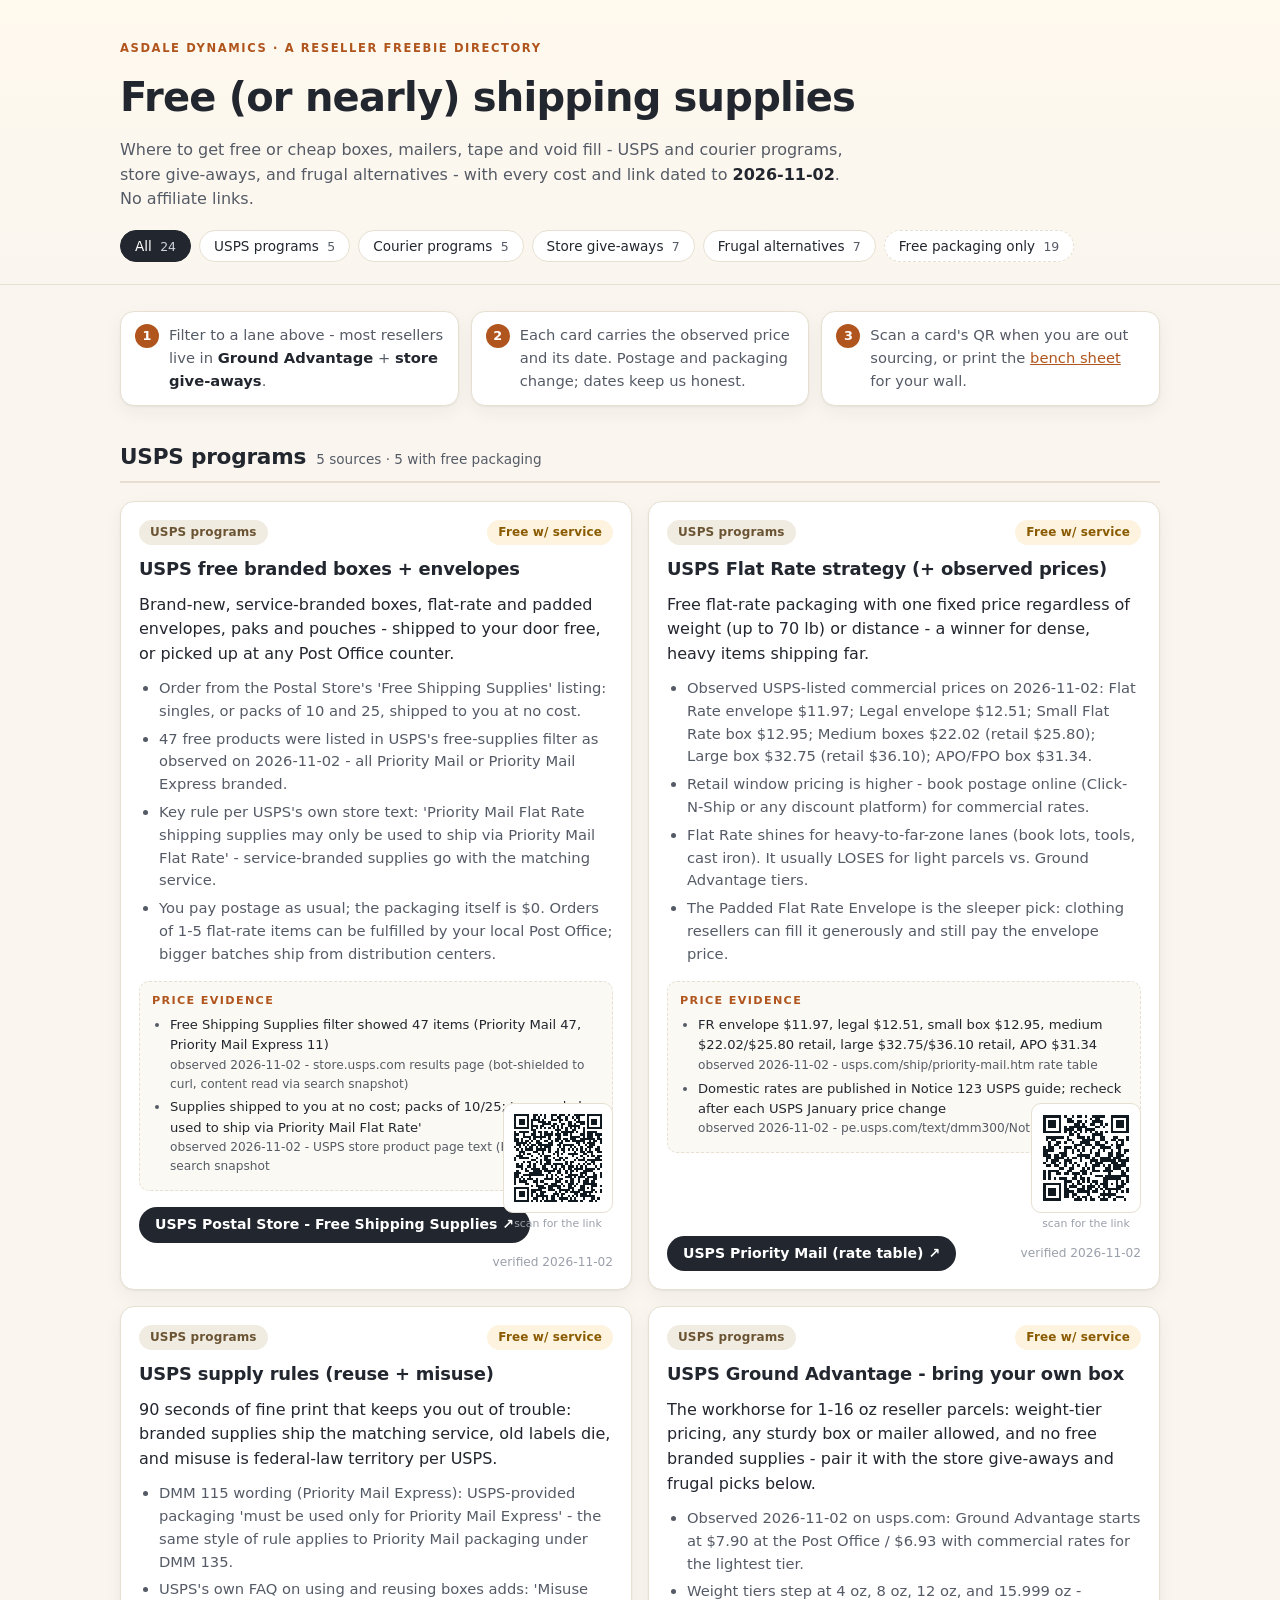
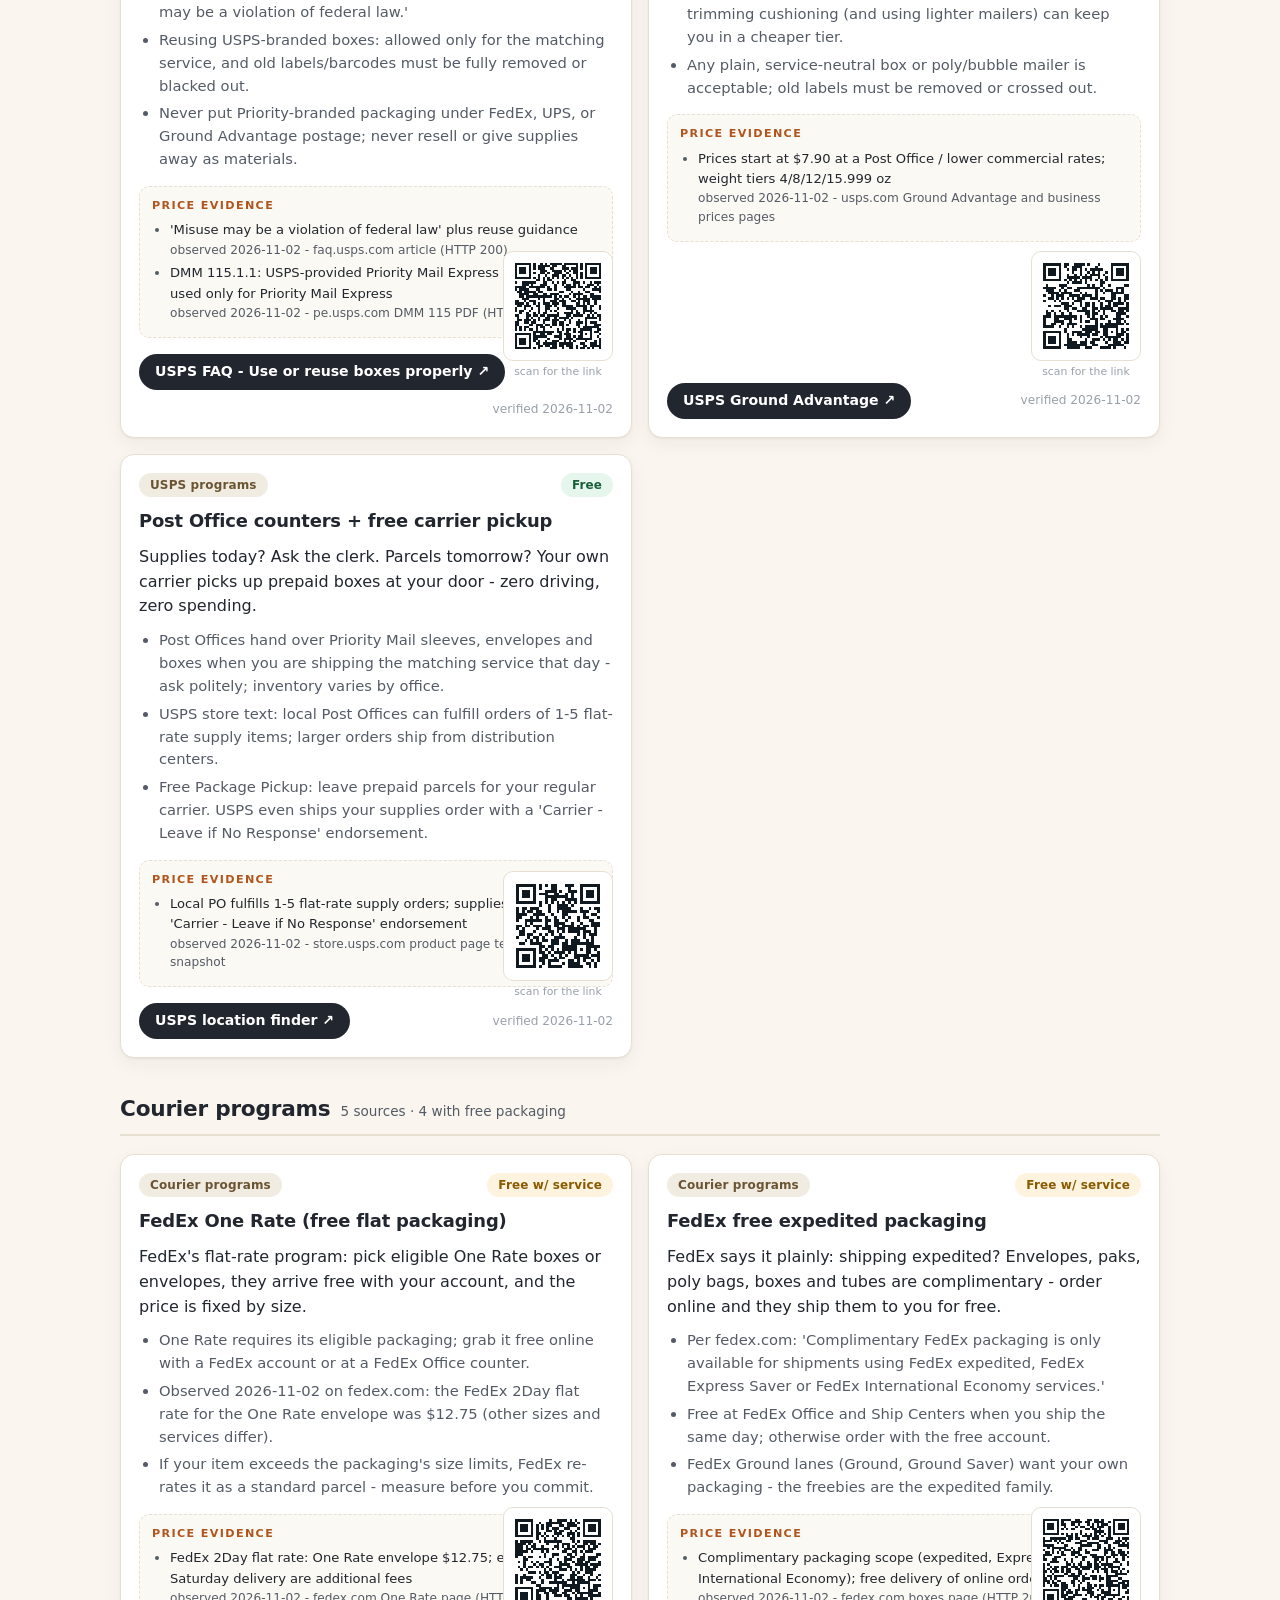
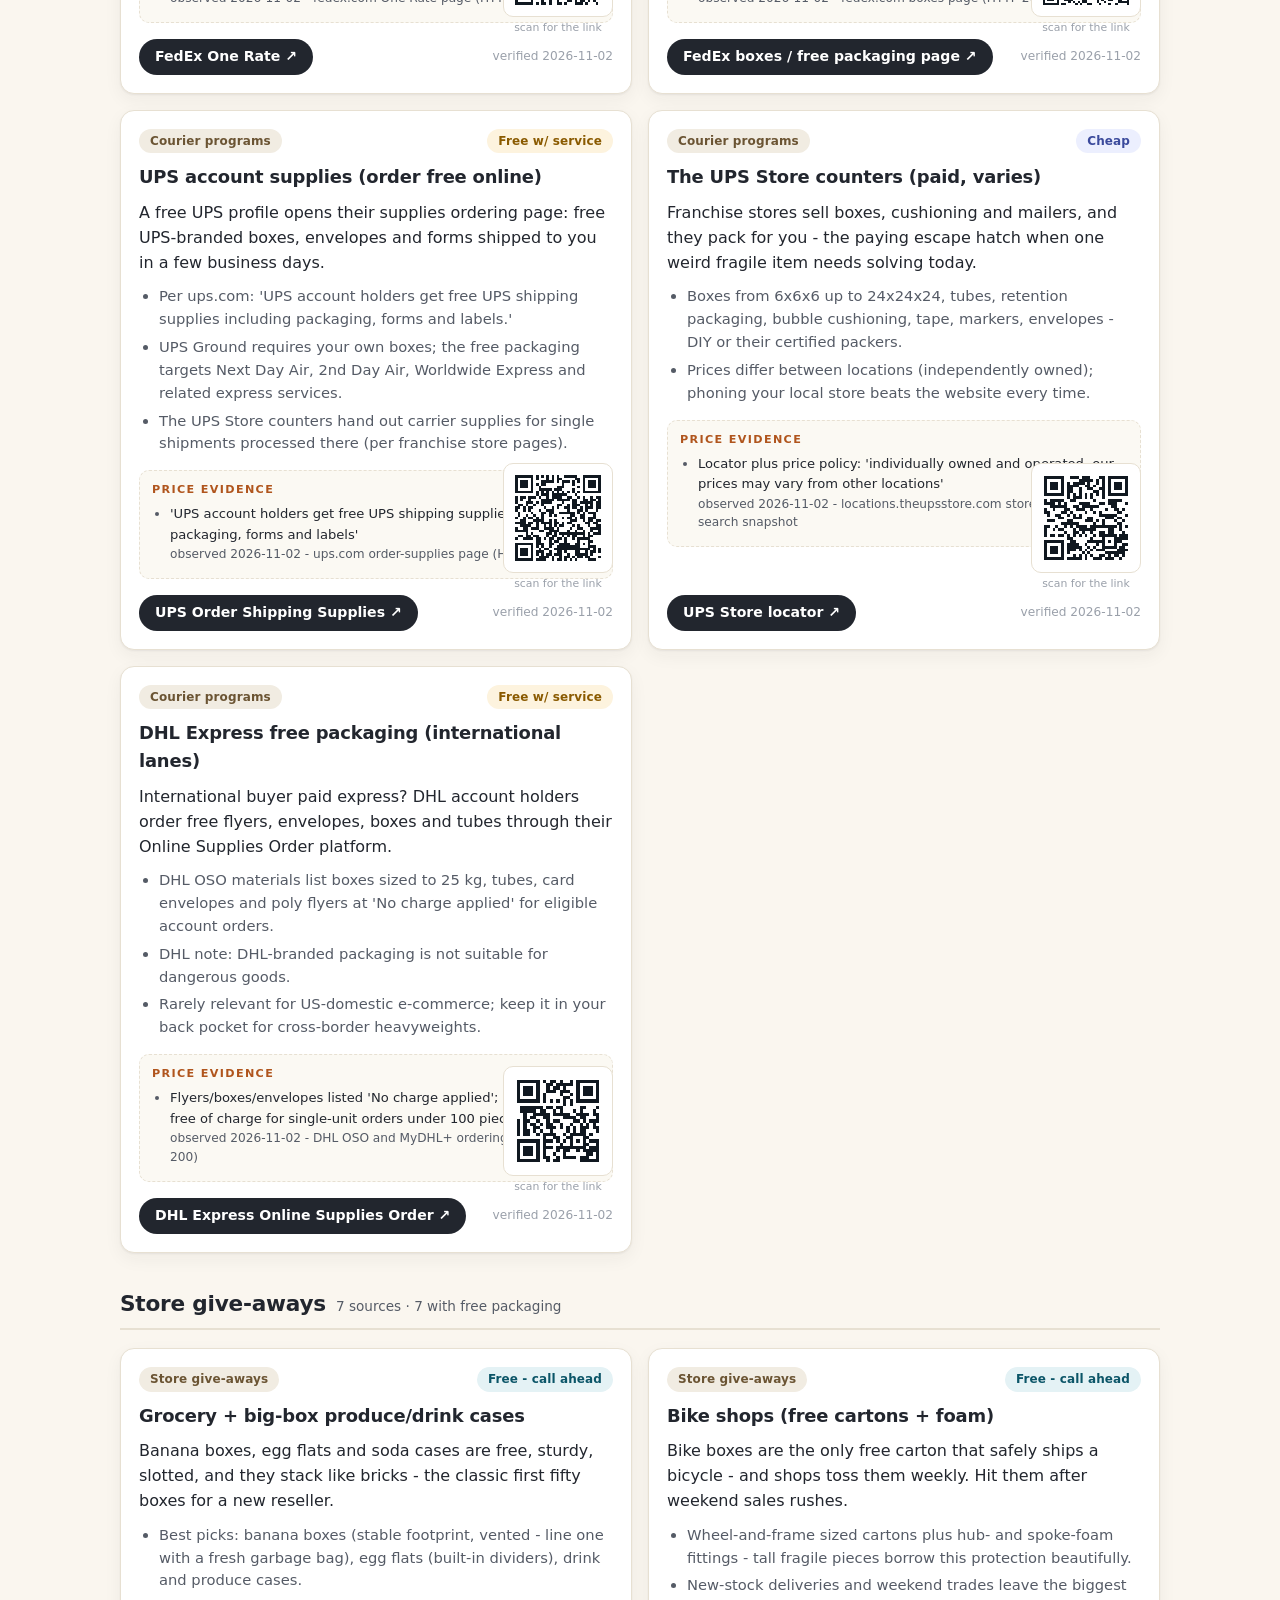
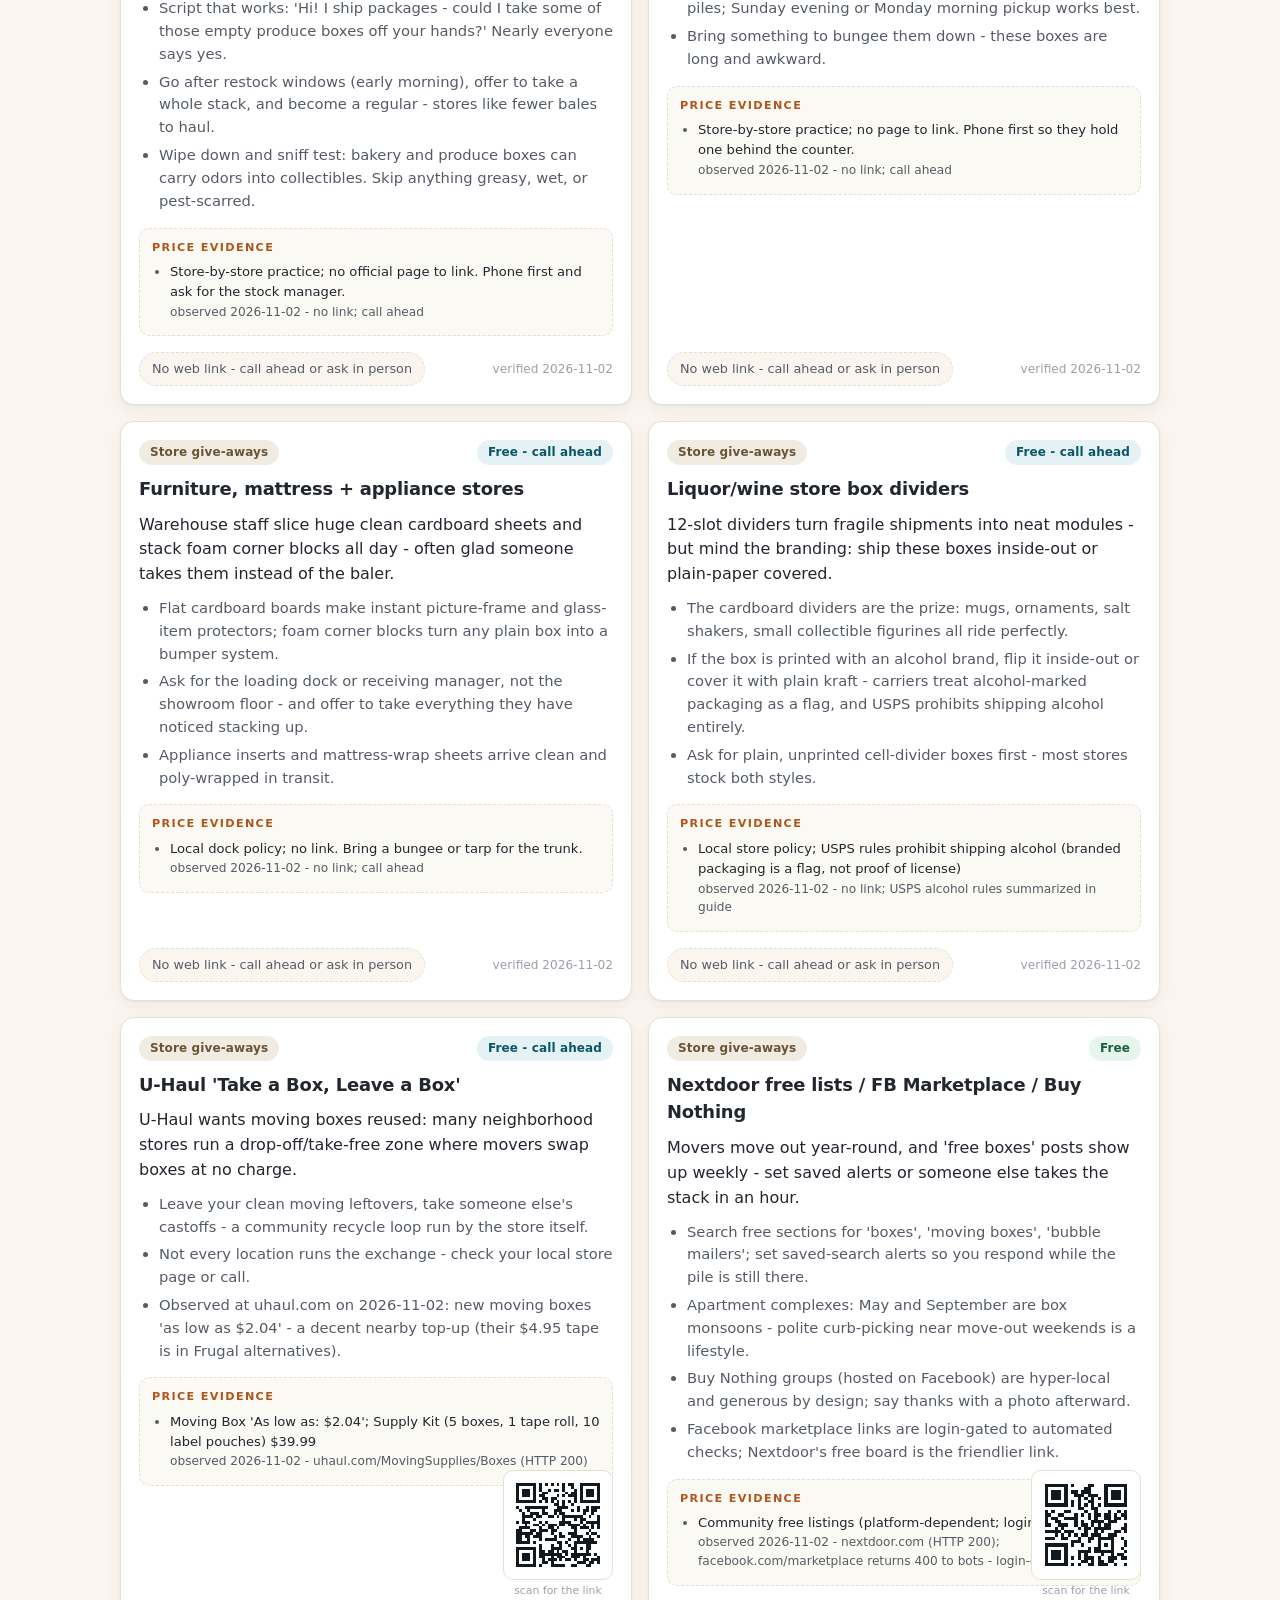
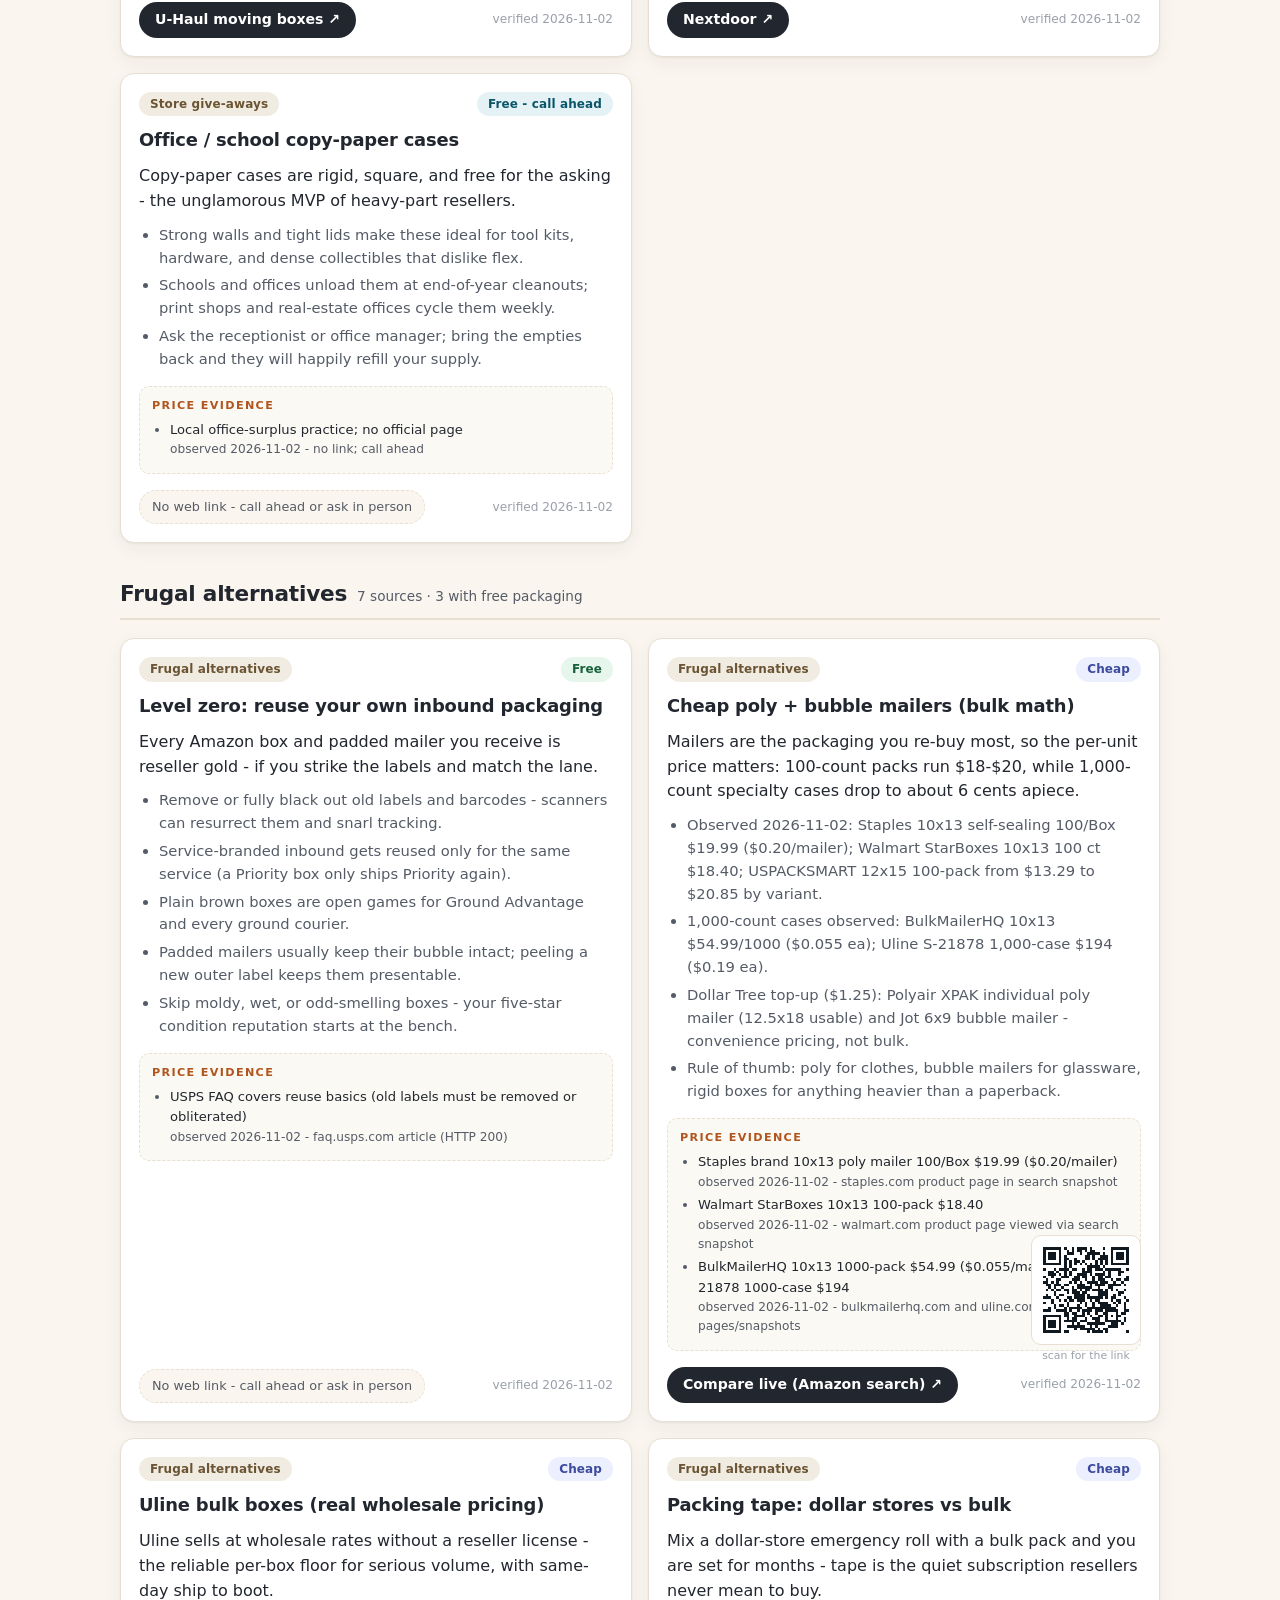
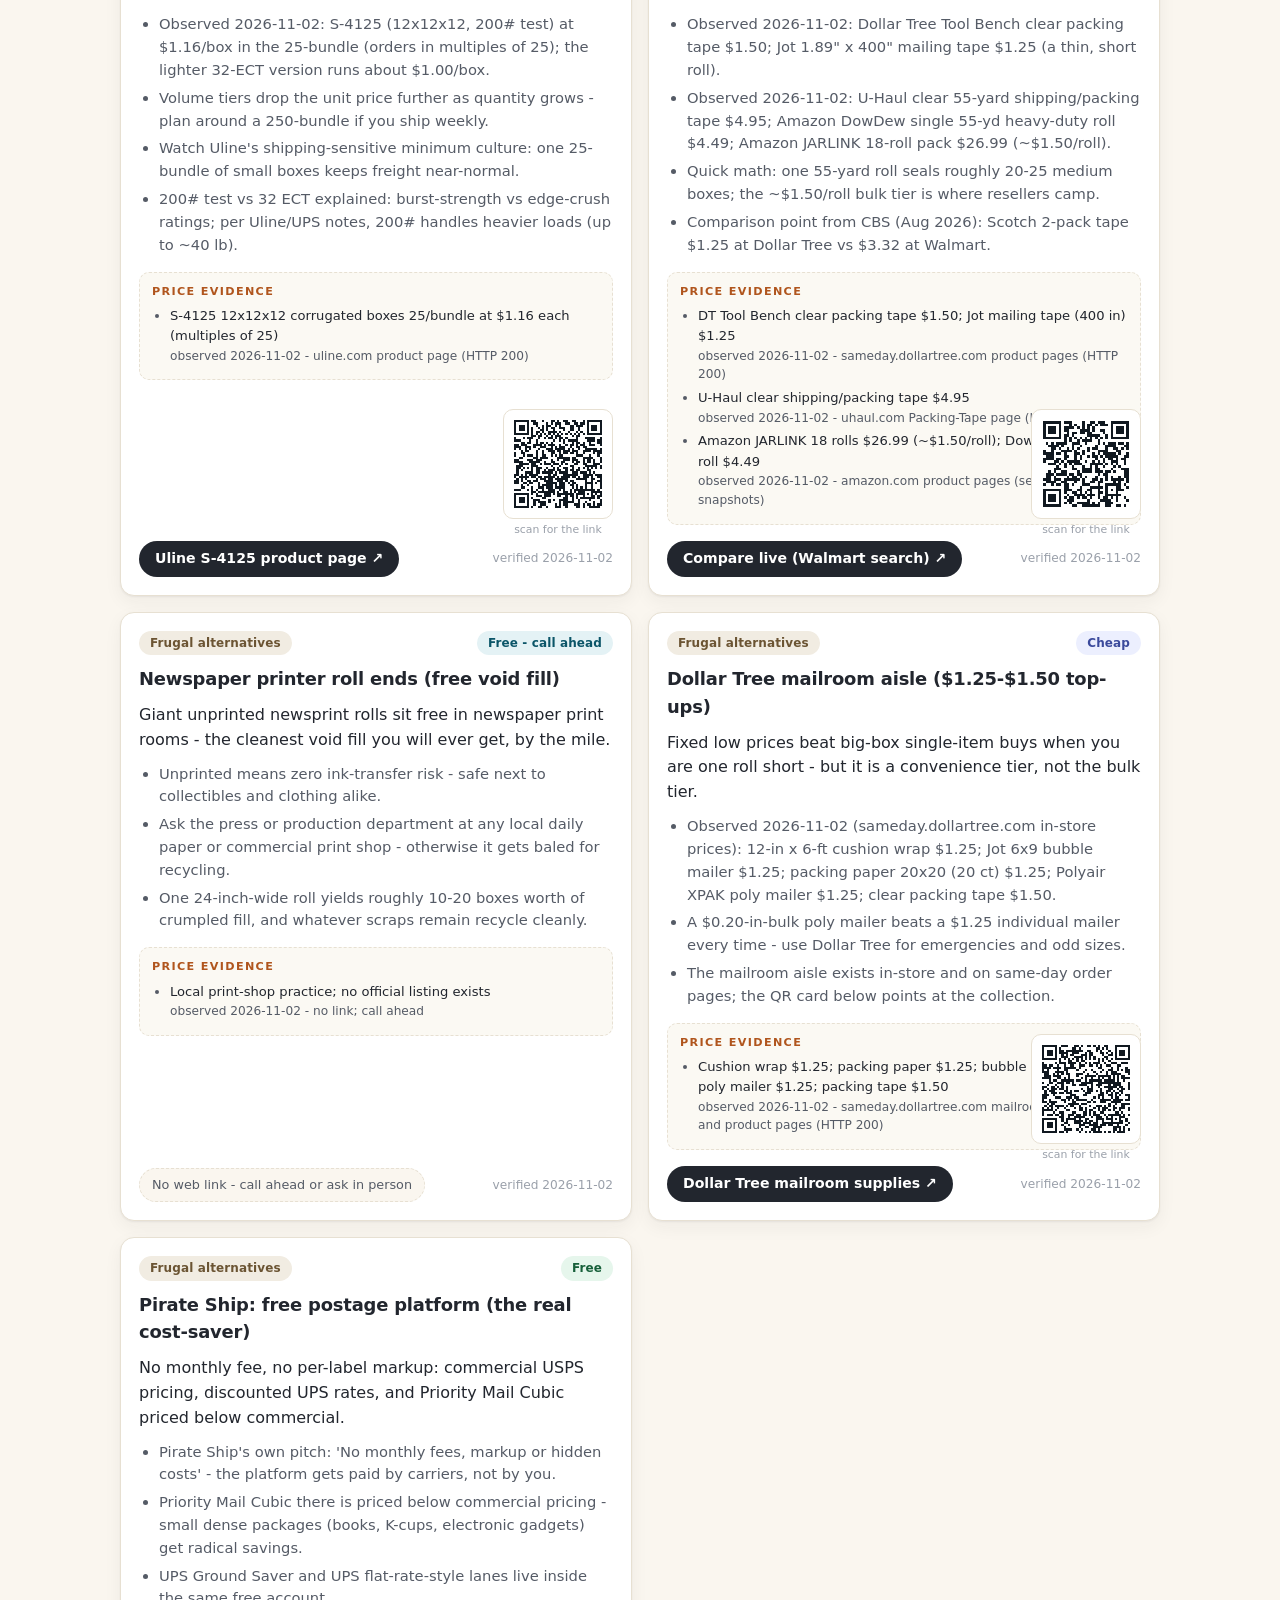
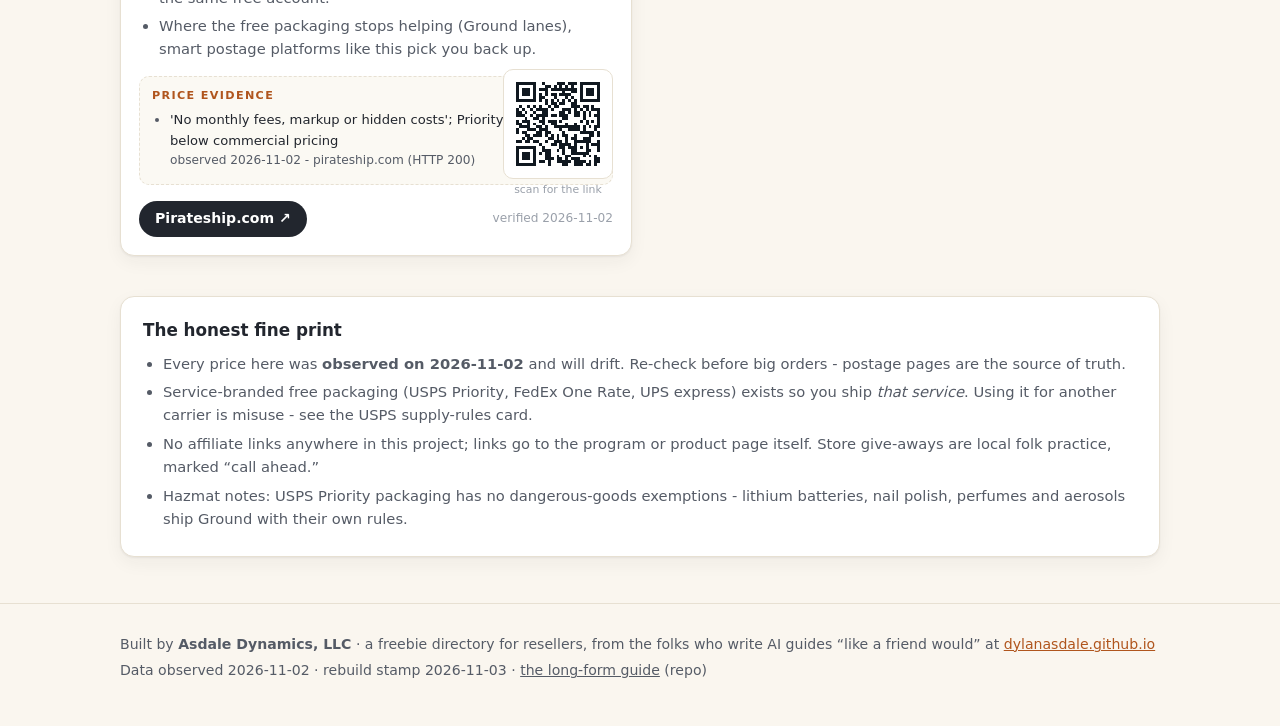
<file: site/index.html>
<!DOCTYPE html>
<html lang="en">
<head>
<meta charset="utf-8">
<meta name="viewport" content="width=device-width, initial-scale=1">
<title>Free Shipping Supplies Directory - freebie sources for resellers</title>
<meta name="description" content="A no-affiliate, field-tested directory of free and cheap shipping supplies: USPS and courier programs, store give-aways, and frugal alternatives. Prices marked with the date they were observed.">
<meta name="theme-color" content="#faf6ef">
<link rel="stylesheet" href="assets/style.css">
</head>
<body>
<header class="site-head">
  <div class="wrap">
    <p class="kicker">ASDALE DYNAMICS &middot; A RESELLER FREEBIE DIRECTORY</p>
    <h1>Free (or nearly) shipping supplies</h1>
    <p class="tagline">Where to get free or cheap boxes, mailers, tape and void fill -
    USPS and courier programs, store give-aways, and frugal alternatives -
    with every cost and link dated to <strong>2026-11-02</strong>. No affiliate links.</p>
    <nav class="filters" aria-label="Filter sources">
      <button class="chip chip-active" data-filter="all">All <span>24</span></button>
      <button class="chip" data-filter="usps">USPS programs <span>5</span></button>
      <button class="chip" data-filter="couriers">Courier programs <span>5</span></button>
      <button class="chip" data-filter="stores">Store give-aways <span>7</span></button>
      <button class="chip" data-filter="frugal">Frugal alternatives <span>7</span></button>
      <button class="chip chip-free" data-filter="free">Free packaging only <span>19</span></button>
    </nav>
  </div>
</header>

<main class="wrap">
  <div class="howto">
    <div class="howto-item"><span class="howto-n">1</span><span>Filter to a lane above - most resellers live in <em>Ground Advantage</em> + <em>store give-aways</em>.</span></div>
    <div class="howto-item"><span class="howto-n">2</span><span>Each card carries the observed price and its date. Postage and packaging change; dates keep us honest.</span></div>
    <div class="howto-item"><span class="howto-n">3</span><span>Scan a card's QR when you are out sourcing, or print the <a href="print.html">bench sheet</a> for your wall.</span></div>
  </div>

  <section class="cat-section" id="cat-usps" data-cat="usps"><header class="cat-head"><h2 class="cat-title">USPS programs</h2><span class="cat-count">5 sources &middot; 5 with free packaging</span></header><div class="card-grid"><article class="card" id="usps-free-supplies" data-cat="usps" data-cost="free-with-service">
<div class="card-top">
<span class="pill cat-pill">USPS programs</span>
<span class="pill cost-pill cost-service">Free w/ service</span>
</div>
<h2 class="card-title">USPS free branded boxes + envelopes</h2>
<p class="gist">Brand-new, service-branded boxes, flat-rate and padded envelopes, paks and pouches - shipped to your door free, or picked up at any Post Office counter.</p>
<ul class="details">
<li>Order from the Postal Store&#x27;s &#x27;Free Shipping Supplies&#x27; listing: singles, or packs of 10 and 25, shipped to you at no cost.</li>
<li>47 free products were listed in USPS&#x27;s free-supplies filter as observed on 2026-11-02 - all Priority Mail or Priority Mail Express branded.</li>
<li>Key rule per USPS&#x27;s own store text: &#x27;Priority Mail Flat Rate shipping supplies may only be used to ship via Priority Mail Flat Rate&#x27; - service-branded supplies go with the matching service.</li>
<li>You pay postage as usual; the packaging itself is $0. Orders of 1-5 flat-rate items can be fulfilled by your local Post Office; bigger batches ship from distribution centers.</li>
</ul>
<div class="evidence"><div class="evidence-title">Price evidence</div><ul>
<li><span class="claim">Free Shipping Supplies filter showed 47 items (Priority Mail 47, Priority Mail Express 11)</span> <span class="ev-date">observed 2026-11-02 - store.usps.com results page (bot-shielded to curl, content read via search snapshot)</span></li>
<li><span class="claim">Supplies shipped to you at no cost; packs of 10/25; &#x27;may only be used to ship via Priority Mail Flat Rate&#x27;</span> <span class="ev-date">observed 2026-11-02 - USPS store product page text (P_EP_14_F) in search snapshot</span></li>
</ul></div>
<div class="card-foot">
<a class="btn-link" href="https://store.usps.com/store/results/free-shipping-supplies/shipping-supplies/_/N-alnx4jZ7d0v8v" target="_blank" rel="noopener noreferrer">USPS Postal Store - Free Shipping Supplies &#8599;</a>
<span class="verified">verified 2026-11-02</span>
</div>
<div class="qr-wrap">
<img class="qr-img" alt="Scan to open: https://store.usps.com/store/results/free-shipping-supplies/shipping-supplies/_/N-alnx4jZ7d0v8v" src="[data-uri]" width="110" height="110" loading="lazy">
<span class="qr-cap">scan for the link</span>
</div>
</article>
<article class="card" id="usps-flat-rate" data-cat="usps" data-cost="free-with-service">
<div class="card-top">
<span class="pill cat-pill">USPS programs</span>
<span class="pill cost-pill cost-service">Free w/ service</span>
</div>
<h2 class="card-title">USPS Flat Rate strategy (+ observed prices)</h2>
<p class="gist">Free flat-rate packaging with one fixed price regardless of weight (up to 70 lb) or distance - a winner for dense, heavy items shipping far.</p>
<ul class="details">
<li>Observed USPS-listed commercial prices on 2026-11-02: Flat Rate envelope $11.97; Legal envelope $12.51; Small Flat Rate box $12.95; Medium boxes $22.02 (retail $25.80); Large box $32.75 (retail $36.10); APO/FPO box $31.34.</li>
<li>Retail window pricing is higher - book postage online (Click-N-Ship or any discount platform) for commercial rates.</li>
<li>Flat Rate shines for heavy-to-far-zone lanes (book lots, tools, cast iron). It usually LOSES for light parcels vs. Ground Advantage tiers.</li>
<li>The Padded Flat Rate Envelope is the sleeper pick: clothing resellers can fill it generously and still pay the envelope price.</li>
</ul>
<div class="evidence"><div class="evidence-title">Price evidence</div><ul>
<li><span class="claim">FR envelope $11.97, legal $12.51, small box $12.95, medium $22.02/$25.80 retail, large $32.75/$36.10 retail, APO $31.34</span> <span class="ev-date">observed 2026-11-02 - usps.com/ship/priority-mail.htm rate table</span></li>
<li><span class="claim">Domestic rates are published in Notice 123 USPS guide; recheck after each USPS January price change</span> <span class="ev-date">observed 2026-11-02 - pe.usps.com/text/dmm300/Notice123.htm</span></li>
</ul></div>
<div class="card-foot">
<a class="btn-link" href="https://www.usps.com/ship/priority-mail.htm" target="_blank" rel="noopener noreferrer">USPS Priority Mail (rate table) &#8599;</a>
<span class="verified">verified 2026-11-02</span>
</div>
<div class="qr-wrap">
<img class="qr-img" alt="Scan to open: https://www.usps.com/ship/priority-mail.htm" src="[data-uri]" width="110" height="110" loading="lazy">
<span class="qr-cap">scan for the link</span>
</div>
</article>
<article class="card" id="usps-supply-rules" data-cat="usps" data-cost="free-with-service">
<div class="card-top">
<span class="pill cat-pill">USPS programs</span>
<span class="pill cost-pill cost-service">Free w/ service</span>
</div>
<h2 class="card-title">USPS supply rules (reuse + misuse)</h2>
<p class="gist">90 seconds of fine print that keeps you out of trouble: branded supplies ship the matching service, old labels die, and misuse is federal-law territory per USPS.</p>
<ul class="details">
<li>DMM 115 wording (Priority Mail Express): USPS-provided packaging &#x27;must be used only for Priority Mail Express&#x27; - the same style of rule applies to Priority Mail packaging under DMM 135.</li>
<li>USPS&#x27;s own FAQ on using and reusing boxes adds: &#x27;Misuse may be a violation of federal law.&#x27;</li>
<li>Reusing USPS-branded boxes: allowed only for the matching service, and old labels/barcodes must be fully removed or blacked out.</li>
<li>Never put Priority-branded packaging under FedEx, UPS, or Ground Advantage postage; never resell or give supplies away as materials.</li>
</ul>
<div class="evidence"><div class="evidence-title">Price evidence</div><ul>
<li><span class="claim">&#x27;Misuse may be a violation of federal law&#x27; plus reuse guidance</span> <span class="ev-date">observed 2026-11-02 - faq.usps.com article (HTTP 200)</span></li>
<li><span class="claim">DMM 115.1.1: USPS-provided Priority Mail Express packaging used only for Priority Mail Express</span> <span class="ev-date">observed 2026-11-02 - pe.usps.com DMM 115 PDF (HTTP 200)</span></li>
</ul></div>
<div class="card-foot">
<a class="btn-link" href="https://faq.usps.com/s/article/How-do-I-Use-or-Reuse-Boxes-Properly" target="_blank" rel="noopener noreferrer">USPS FAQ - Use or reuse boxes properly &#8599;</a>
<span class="verified">verified 2026-11-02</span>
</div>
<div class="qr-wrap">
<img class="qr-img" alt="Scan to open: https://faq.usps.com/s/article/How-do-I-Use-or-Reuse-Boxes-Properly" src="[data-uri]" width="110" height="110" loading="lazy">
<span class="qr-cap">scan for the link</span>
</div>
</article>
<article class="card" id="usps-ground-advantage" data-cat="usps" data-cost="free-with-service">
<div class="card-top">
<span class="pill cat-pill">USPS programs</span>
<span class="pill cost-pill cost-service">Free w/ service</span>
</div>
<h2 class="card-title">USPS Ground Advantage - bring your own box</h2>
<p class="gist">The workhorse for 1-16 oz reseller parcels: weight-tier pricing, any sturdy box or mailer allowed, and no free branded supplies - pair it with the store give-aways and frugal picks below.</p>
<ul class="details">
<li>Observed 2026-11-02 on usps.com: Ground Advantage starts at $7.90 at the Post Office / $6.93 with commercial rates for the lightest tier.</li>
<li>Weight tiers step at 4 oz, 8 oz, 12 oz, and 15.999 oz - trimming cushioning (and using lighter mailers) can keep you in a cheaper tier.</li>
<li>Any plain, service-neutral box or poly/bubble mailer is acceptable; old labels must be removed or crossed out.</li>
</ul>
<div class="evidence"><div class="evidence-title">Price evidence</div><ul>
<li><span class="claim">Prices start at $7.90 at a Post Office / lower commercial rates; weight tiers 4/8/12/15.999 oz</span> <span class="ev-date">observed 2026-11-02 - usps.com Ground Advantage and business prices pages</span></li>
</ul></div>
<div class="card-foot">
<a class="btn-link" href="https://www.usps.com/ship/ground-advantage.htm" target="_blank" rel="noopener noreferrer">USPS Ground Advantage &#8599;</a>
<span class="verified">verified 2026-11-02</span>
</div>
<div class="qr-wrap">
<img class="qr-img" alt="Scan to open: https://www.usps.com/ship/ground-advantage.htm" src="[data-uri]" width="110" height="110" loading="lazy">
<span class="qr-cap">scan for the link</span>
</div>
</article>
<article class="card" id="usps-locator-pickup" data-cat="usps" data-cost="free">
<div class="card-top">
<span class="pill cat-pill">USPS programs</span>
<span class="pill cost-pill cost-free">Free</span>
</div>
<h2 class="card-title">Post Office counters + free carrier pickup</h2>
<p class="gist">Supplies today? Ask the clerk. Parcels tomorrow? Your own carrier picks up prepaid boxes at your door - zero driving, zero spending.</p>
<ul class="details">
<li>Post Offices hand over Priority Mail sleeves, envelopes and boxes when you are shipping the matching service that day - ask politely; inventory varies by office.</li>
<li>USPS store text: local Post Offices can fulfill orders of 1-5 flat-rate supply items; larger orders ship from distribution centers.</li>
<li>Free Package Pickup: leave prepaid parcels for your regular carrier. USPS even ships your supplies order with a &#x27;Carrier - Leave if No Response&#x27; endorsement.</li>
</ul>
<div class="evidence"><div class="evidence-title">Price evidence</div><ul>
<li><span class="claim">Local PO fulfills 1-5 flat-rate supply orders; supplies ship with &#x27;Carrier - Leave if No Response&#x27; endorsement</span> <span class="ev-date">observed 2026-11-02 - store.usps.com product page text in search snapshot</span></li>
</ul></div>
<div class="card-foot">
<a class="btn-link" href="https://tools.usps.com/find-location.htm" target="_blank" rel="noopener noreferrer">USPS location finder &#8599;</a>
<span class="verified">verified 2026-11-02</span>
</div>
<div class="qr-wrap">
<img class="qr-img" alt="Scan to open: https://tools.usps.com/find-location.htm" src="[data-uri]" width="110" height="110" loading="lazy">
<span class="qr-cap">scan for the link</span>
</div>
</article></div></section>
<section class="cat-section" id="cat-couriers" data-cat="couriers"><header class="cat-head"><h2 class="cat-title">Courier programs</h2><span class="cat-count">5 sources &middot; 4 with free packaging</span></header><div class="card-grid"><article class="card" id="fedex-one-rate" data-cat="couriers" data-cost="free-with-service">
<div class="card-top">
<span class="pill cat-pill">Courier programs</span>
<span class="pill cost-pill cost-service">Free w/ service</span>
</div>
<h2 class="card-title">FedEx One Rate (free flat packaging)</h2>
<p class="gist">FedEx&#x27;s flat-rate program: pick eligible One Rate boxes or envelopes, they arrive free with your account, and the price is fixed by size.</p>
<ul class="details">
<li>One Rate requires its eligible packaging; grab it free online with a FedEx account or at a FedEx Office counter.</li>
<li>Observed 2026-11-02 on fedex.com: the FedEx 2Day flat rate for the One Rate envelope was $12.75 (other sizes and services differ).</li>
<li>If your item exceeds the packaging&#x27;s size limits, FedEx re-rates it as a standard parcel - measure before you commit.</li>
</ul>
<div class="evidence"><div class="evidence-title">Price evidence</div><ul>
<li><span class="claim">FedEx 2Day flat rate: One Rate envelope $12.75; extras like Saturday delivery are additional fees</span> <span class="ev-date">observed 2026-11-02 - fedex.com One Rate page (HTTP 200)</span></li>
</ul></div>
<div class="card-foot">
<a class="btn-link" href="https://www.fedex.com/en-us/shipping/one-rate.html" target="_blank" rel="noopener noreferrer">FedEx One Rate &#8599;</a>
<span class="verified">verified 2026-11-02</span>
</div>
<div class="qr-wrap">
<img class="qr-img" alt="Scan to open: https://www.fedex.com/en-us/shipping/one-rate.html" src="[data-uri]" width="110" height="110" loading="lazy">
<span class="qr-cap">scan for the link</span>
</div>
</article>
<article class="card" id="fedex-free-packaging" data-cat="couriers" data-cost="free-with-service">
<div class="card-top">
<span class="pill cat-pill">Courier programs</span>
<span class="pill cost-pill cost-service">Free w/ service</span>
</div>
<h2 class="card-title">FedEx free expedited packaging</h2>
<p class="gist">FedEx says it plainly: shipping expedited? Envelopes, paks, poly bags, boxes and tubes are complimentary - order online and they ship them to you for free.</p>
<ul class="details">
<li>Per fedex.com: &#x27;Complimentary FedEx packaging is only available for shipments using FedEx expedited, FedEx Express Saver or FedEx International Economy services.&#x27;</li>
<li>Free at FedEx Office and Ship Centers when you ship the same day; otherwise order with the free account.</li>
<li>FedEx Ground lanes (Ground, Ground Saver) want your own packaging - the freebies are the expedited family.</li>
</ul>
<div class="evidence"><div class="evidence-title">Price evidence</div><ul>
<li><span class="claim">Complimentary packaging scope (expedited, Express Saver, International Economy); free delivery of online orders</span> <span class="ev-date">observed 2026-11-02 - fedex.com boxes page (HTTP 200)</span></li>
</ul></div>
<div class="card-foot">
<a class="btn-link" href="https://www.fedex.com/en-us/shipping/packing/supplies/boxes.html" target="_blank" rel="noopener noreferrer">FedEx boxes / free packaging page &#8599;</a>
<span class="verified">verified 2026-11-02</span>
</div>
<div class="qr-wrap">
<img class="qr-img" alt="Scan to open: https://www.fedex.com/en-us/shipping/packing/supplies/boxes.html" src="[data-uri]" width="110" height="110" loading="lazy">
<span class="qr-cap">scan for the link</span>
</div>
</article>
<article class="card" id="ups-free-supplies" data-cat="couriers" data-cost="free-with-service">
<div class="card-top">
<span class="pill cat-pill">Courier programs</span>
<span class="pill cost-pill cost-service">Free w/ service</span>
</div>
<h2 class="card-title">UPS account supplies (order free online)</h2>
<p class="gist">A free UPS profile opens their supplies ordering page: free UPS-branded boxes, envelopes and forms shipped to you in a few business days.</p>
<ul class="details">
<li>Per ups.com: &#x27;UPS account holders get free UPS shipping supplies including packaging, forms and labels.&#x27;</li>
<li>UPS Ground requires your own boxes; the free packaging targets Next Day Air, 2nd Day Air, Worldwide Express and related express services.</li>
<li>The UPS Store counters hand out carrier supplies for single shipments processed there (per franchise store pages).</li>
</ul>
<div class="evidence"><div class="evidence-title">Price evidence</div><ul>
<li><span class="claim">&#x27;UPS account holders get free UPS shipping supplies including packaging, forms and labels&#x27;</span> <span class="ev-date">observed 2026-11-02 - ups.com order-supplies page (HTTP 200)</span></li>
</ul></div>
<div class="card-foot">
<a class="btn-link" href="https://www.ups.com/us/en/shipping/order-supplies" target="_blank" rel="noopener noreferrer">UPS Order Shipping Supplies &#8599;</a>
<span class="verified">verified 2026-11-02</span>
</div>
<div class="qr-wrap">
<img class="qr-img" alt="Scan to open: https://www.ups.com/us/en/shipping/order-supplies" src="[data-uri]" width="110" height="110" loading="lazy">
<span class="qr-cap">scan for the link</span>
</div>
</article>
<article class="card" id="ups-store-window" data-cat="couriers" data-cost="cheap">
<div class="card-top">
<span class="pill cat-pill">Courier programs</span>
<span class="pill cost-pill cost-cheap">Cheap</span>
</div>
<h2 class="card-title">The UPS Store counters (paid, varies)</h2>
<p class="gist">Franchise stores sell boxes, cushioning and mailers, and they pack for you - the paying escape hatch when one weird fragile item needs solving today.</p>
<ul class="details">
<li>Boxes from 6x6x6 up to 24x24x24, tubes, retention packaging, bubble cushioning, tape, markers, envelopes - DIY or their certified packers.</li>
<li>Prices differ between locations (independently owned); phoning your local store beats the website every time.</li>
</ul>
<div class="evidence"><div class="evidence-title">Price evidence</div><ul>
<li><span class="claim">Locator plus price policy: &#x27;individually owned and operated, our prices may vary from other locations&#x27;</span> <span class="ev-date">observed 2026-11-02 - locations.theupsstore.com store pages via search snapshot</span></li>
</ul></div>
<div class="card-foot">
<a class="btn-link" href="https://locations.theupsstore.com/" target="_blank" rel="noopener noreferrer">UPS Store locator &#8599;</a>
<span class="verified">verified 2026-11-02</span>
</div>
<div class="qr-wrap">
<img class="qr-img" alt="Scan to open: https://locations.theupsstore.com/" src="[data-uri]" width="110" height="110" loading="lazy">
<span class="qr-cap">scan for the link</span>
</div>
</article>
<article class="card" id="dhl-oso" data-cat="couriers" data-cost="free-with-service">
<div class="card-top">
<span class="pill cat-pill">Courier programs</span>
<span class="pill cost-pill cost-service">Free w/ service</span>
</div>
<h2 class="card-title">DHL Express free packaging (international lanes)</h2>
<p class="gist">International buyer paid express? DHL account holders order free flyers, envelopes, boxes and tubes through their Online Supplies Order platform.</p>
<ul class="details">
<li>DHL OSO materials list boxes sized to 25 kg, tubes, card envelopes and poly flyers at &#x27;No charge applied&#x27; for eligible account orders.</li>
<li>DHL note: DHL-branded packaging is not suitable for dangerous goods.</li>
<li>Rarely relevant for US-domestic e-commerce; keep it in your back pocket for cross-border heavyweights.</li>
</ul>
<div class="evidence"><div class="evidence-title">Price evidence</div><ul>
<li><span class="claim">Flyers/boxes/envelopes listed &#x27;No charge applied&#x27;; Large Flyer free of charge for single-unit orders under 100 pieces</span> <span class="ev-date">observed 2026-11-02 - DHL OSO and MyDHL+ ordering pages (HTTP 200)</span></li>
</ul></div>
<div class="card-foot">
<a class="btn-link" href="https://oso.dhl.com/" target="_blank" rel="noopener noreferrer">DHL Express Online Supplies Order &#8599;</a>
<span class="verified">verified 2026-11-02</span>
</div>
<div class="qr-wrap">
<img class="qr-img" alt="Scan to open: https://oso.dhl.com/" src="[data-uri]" width="110" height="110" loading="lazy">
<span class="qr-cap">scan for the link</span>
</div>
</article></div></section>
<section class="cat-section" id="cat-stores" data-cat="stores"><header class="cat-head"><h2 class="cat-title">Store give-aways</h2><span class="cat-count">7 sources &middot; 7 with free packaging</span></header><div class="card-grid"><article class="card" id="store-grocery-boxes" data-cat="stores" data-cost="free-call-ahead">
<div class="card-top">
<span class="pill cat-pill">Store give-aways</span>
<span class="pill cost-pill cost-call">Free - call ahead</span>
</div>
<h2 class="card-title">Grocery + big-box produce/drink cases</h2>
<p class="gist">Banana boxes, egg flats and soda cases are free, sturdy, slotted, and they stack like bricks - the classic first fifty boxes for a new reseller.</p>
<ul class="details">
<li>Best picks: banana boxes (stable footprint, vented - line one with a fresh garbage bag), egg flats (built-in dividers), drink and produce cases.</li>
<li>Script that works: &#x27;Hi! I ship packages - could I take some of those empty produce boxes off your hands?&#x27; Nearly everyone says yes.</li>
<li>Go after restock windows (early morning), offer to take a whole stack, and become a regular - stores like fewer bales to haul.</li>
<li>Wipe down and sniff test: bakery and produce boxes can carry odors into collectibles. Skip anything greasy, wet, or pest-scarred.</li>
</ul>
<div class="evidence"><div class="evidence-title">Price evidence</div><ul>
<li><span class="claim">Store-by-store practice; no official page to link. Phone first and ask for the stock manager.</span> <span class="ev-date">observed 2026-11-02 - no link; call ahead</span></li>
</ul></div>
<div class="card-foot">
<span class="nolink-hint">No web link - call ahead or ask in person</span>
<span class="verified">verified 2026-11-02</span>
</div>
</article>
<article class="card" id="store-bike-boxes" data-cat="stores" data-cost="free-call-ahead">
<div class="card-top">
<span class="pill cat-pill">Store give-aways</span>
<span class="pill cost-pill cost-call">Free - call ahead</span>
</div>
<h2 class="card-title">Bike shops (free cartons + foam)</h2>
<p class="gist">Bike boxes are the only free carton that safely ships a bicycle - and shops toss them weekly. Hit them after weekend sales rushes.</p>
<ul class="details">
<li>Wheel-and-frame sized cartons plus hub- and spoke-foam fittings - tall fragile pieces borrow this protection beautifully.</li>
<li>New-stock deliveries and weekend trades leave the biggest piles; Sunday evening or Monday morning pickup works best.</li>
<li>Bring something to bungee them down - these boxes are long and awkward.</li>
</ul>
<div class="evidence"><div class="evidence-title">Price evidence</div><ul>
<li><span class="claim">Store-by-store practice; no page to link. Phone first so they hold one behind the counter.</span> <span class="ev-date">observed 2026-11-02 - no link; call ahead</span></li>
</ul></div>
<div class="card-foot">
<span class="nolink-hint">No web link - call ahead or ask in person</span>
<span class="verified">verified 2026-11-02</span>
</div>
</article>
<article class="card" id="store-furniture-stores" data-cat="stores" data-cost="free-call-ahead">
<div class="card-top">
<span class="pill cat-pill">Store give-aways</span>
<span class="pill cost-pill cost-call">Free - call ahead</span>
</div>
<h2 class="card-title">Furniture, mattress + appliance stores</h2>
<p class="gist">Warehouse staff slice huge clean cardboard sheets and stack foam corner blocks all day - often glad someone takes them instead of the baler.</p>
<ul class="details">
<li>Flat cardboard boards make instant picture-frame and glass-item protectors; foam corner blocks turn any plain box into a bumper system.</li>
<li>Ask for the loading dock or receiving manager, not the showroom floor - and offer to take everything they have noticed stacking up.</li>
<li>Appliance inserts and mattress-wrap sheets arrive clean and poly-wrapped in transit.</li>
</ul>
<div class="evidence"><div class="evidence-title">Price evidence</div><ul>
<li><span class="claim">Local dock policy; no link. Bring a bungee or tarp for the trunk.</span> <span class="ev-date">observed 2026-11-02 - no link; call ahead</span></li>
</ul></div>
<div class="card-foot">
<span class="nolink-hint">No web link - call ahead or ask in person</span>
<span class="verified">verified 2026-11-02</span>
</div>
</article>
<article class="card" id="store-liquor-dividers" data-cat="stores" data-cost="free-call-ahead">
<div class="card-top">
<span class="pill cat-pill">Store give-aways</span>
<span class="pill cost-pill cost-call">Free - call ahead</span>
</div>
<h2 class="card-title">Liquor/wine store box dividers</h2>
<p class="gist">12-slot dividers turn fragile shipments into neat modules - but mind the branding: ship these boxes inside-out or plain-paper covered.</p>
<ul class="details">
<li>The cardboard dividers are the prize: mugs, ornaments, salt shakers, small collectible figurines all ride perfectly.</li>
<li>If the box is printed with an alcohol brand, flip it inside-out or cover it with plain kraft - carriers treat alcohol-marked packaging as a flag, and USPS prohibits shipping alcohol entirely.</li>
<li>Ask for plain, unprinted cell-divider boxes first - most stores stock both styles.</li>
</ul>
<div class="evidence"><div class="evidence-title">Price evidence</div><ul>
<li><span class="claim">Local store policy; USPS rules prohibit shipping alcohol (branded packaging is a flag, not proof of license)</span> <span class="ev-date">observed 2026-11-02 - no link; USPS alcohol rules summarized in guide</span></li>
</ul></div>
<div class="card-foot">
<span class="nolink-hint">No web link - call ahead or ask in person</span>
<span class="verified">verified 2026-11-02</span>
</div>
</article>
<article class="card" id="store-uhaul-exchange" data-cat="stores" data-cost="free-call-ahead">
<div class="card-top">
<span class="pill cat-pill">Store give-aways</span>
<span class="pill cost-pill cost-call">Free - call ahead</span>
</div>
<h2 class="card-title">U-Haul &#x27;Take a Box, Leave a Box&#x27;</h2>
<p class="gist">U-Haul wants moving boxes reused: many neighborhood stores run a drop-off/take-free zone where movers swap boxes at no charge.</p>
<ul class="details">
<li>Leave your clean moving leftovers, take someone else&#x27;s castoffs - a community recycle loop run by the store itself.</li>
<li>Not every location runs the exchange - check your local store page or call.</li>
<li>Observed at uhaul.com on 2026-11-02: new moving boxes &#x27;as low as $2.04&#x27; - a decent nearby top-up (their $4.95 tape is in Frugal alternatives).</li>
</ul>
<div class="evidence"><div class="evidence-title">Price evidence</div><ul>
<li><span class="claim">Moving Box &#x27;As low as: $2.04&#x27;; Supply Kit (5 boxes, 1 tape roll, 10 label pouches) $39.99</span> <span class="ev-date">observed 2026-11-02 - uhaul.com/MovingSupplies/Boxes (HTTP 200)</span></li>
</ul></div>
<div class="card-foot">
<a class="btn-link" href="https://www.uhaul.com/MovingSupplies/Boxes" target="_blank" rel="noopener noreferrer">U-Haul moving boxes &#8599;</a>
<span class="verified">verified 2026-11-02</span>
</div>
<div class="qr-wrap">
<img class="qr-img" alt="Scan to open: https://www.uhaul.com/MovingSupplies/Boxes" src="[data-uri]" width="110" height="110" loading="lazy">
<span class="qr-cap">scan for the link</span>
</div>
</article>
<article class="card" id="store-free-groups" data-cat="stores" data-cost="free">
<div class="card-top">
<span class="pill cat-pill">Store give-aways</span>
<span class="pill cost-pill cost-free">Free</span>
</div>
<h2 class="card-title">Nextdoor free lists / FB Marketplace / Buy Nothing</h2>
<p class="gist">Movers move out year-round, and &#x27;free boxes&#x27; posts show up weekly - set saved alerts or someone else takes the stack in an hour.</p>
<ul class="details">
<li>Search free sections for &#x27;boxes&#x27;, &#x27;moving boxes&#x27;, &#x27;bubble mailers&#x27;; set saved-search alerts so you respond while the pile is still there.</li>
<li>Apartment complexes: May and September are box monsoons - polite curb-picking near move-out weekends is a lifestyle.</li>
<li>Buy Nothing groups (hosted on Facebook) are hyper-local and generous by design; say thanks with a photo afterward.</li>
<li>Facebook marketplace links are login-gated to automated checks; Nextdoor&#x27;s free board is the friendlier link.</li>
</ul>
<div class="evidence"><div class="evidence-title">Price evidence</div><ul>
<li><span class="claim">Community free listings (platform-dependent; login gates apply)</span> <span class="ev-date">observed 2026-11-02 - nextdoor.com (HTTP 200); facebook.com/marketplace returns 400 to bots - login-gated</span></li>
</ul></div>
<div class="card-foot">
<a class="btn-link" href="https://nextdoor.com/" target="_blank" rel="noopener noreferrer">Nextdoor &#8599;</a>
<span class="verified">verified 2026-11-02</span>
</div>
<div class="qr-wrap">
<img class="qr-img" alt="Scan to open: https://nextdoor.com/" src="[data-uri]" width="110" height="110" loading="lazy">
<span class="qr-cap">scan for the link</span>
</div>
</article>
<article class="card" id="store-office-paper" data-cat="stores" data-cost="free-call-ahead">
<div class="card-top">
<span class="pill cat-pill">Store give-aways</span>
<span class="pill cost-pill cost-call">Free - call ahead</span>
</div>
<h2 class="card-title">Office / school copy-paper cases</h2>
<p class="gist">Copy-paper cases are rigid, square, and free for the asking - the unglamorous MVP of heavy-part resellers.</p>
<ul class="details">
<li>Strong walls and tight lids make these ideal for tool kits, hardware, and dense collectibles that dislike flex.</li>
<li>Schools and offices unload them at end-of-year cleanouts; print shops and real-estate offices cycle them weekly.</li>
<li>Ask the receptionist or office manager; bring the empties back and they will happily refill your supply.</li>
</ul>
<div class="evidence"><div class="evidence-title">Price evidence</div><ul>
<li><span class="claim">Local office-surplus practice; no official page</span> <span class="ev-date">observed 2026-11-02 - no link; call ahead</span></li>
</ul></div>
<div class="card-foot">
<span class="nolink-hint">No web link - call ahead or ask in person</span>
<span class="verified">verified 2026-11-02</span>
</div>
</article></div></section>
<section class="cat-section" id="cat-frugal" data-cat="frugal"><header class="cat-head"><h2 class="cat-title">Frugal alternatives</h2><span class="cat-count">7 sources &middot; 3 with free packaging</span></header><div class="card-grid"><article class="card" id="frugal-reuse" data-cat="frugal" data-cost="free">
<div class="card-top">
<span class="pill cat-pill">Frugal alternatives</span>
<span class="pill cost-pill cost-free">Free</span>
</div>
<h2 class="card-title">Level zero: reuse your own inbound packaging</h2>
<p class="gist">Every Amazon box and padded mailer you receive is reseller gold - if you strike the labels and match the lane.</p>
<ul class="details">
<li>Remove or fully black out old labels and barcodes - scanners can resurrect them and snarl tracking.</li>
<li>Service-branded inbound gets reused only for the same service (a Priority box only ships Priority again).</li>
<li>Plain brown boxes are open games for Ground Advantage and every ground courier.</li>
<li>Padded mailers usually keep their bubble intact; peeling a new outer label keeps them presentable.</li>
<li>Skip moldy, wet, or odd-smelling boxes - your five-star condition reputation starts at the bench.</li>
</ul>
<div class="evidence"><div class="evidence-title">Price evidence</div><ul>
<li><span class="claim">USPS FAQ covers reuse basics (old labels must be removed or obliterated)</span> <span class="ev-date">observed 2026-11-02 - faq.usps.com article (HTTP 200)</span></li>
</ul></div>
<div class="card-foot">
<span class="nolink-hint">No web link - call ahead or ask in person</span>
<span class="verified">verified 2026-11-02</span>
</div>
</article>
<article class="card" id="frugal-mailers-bulk" data-cat="frugal" data-cost="cheap">
<div class="card-top">
<span class="pill cat-pill">Frugal alternatives</span>
<span class="pill cost-pill cost-cheap">Cheap</span>
</div>
<h2 class="card-title">Cheap poly + bubble mailers (bulk math)</h2>
<p class="gist">Mailers are the packaging you re-buy most, so the per-unit price matters: 100-count packs run $18-$20, while 1,000-count specialty cases drop to about 6 cents apiece.</p>
<ul class="details">
<li>Observed 2026-11-02: Staples 10x13 self-sealing 100/Box $19.99 ($0.20/mailer); Walmart StarBoxes 10x13 100 ct $18.40; USPACKSMART 12x15 100-pack from $13.29 to $20.85 by variant.</li>
<li>1,000-count cases observed: BulkMailerHQ 10x13 $54.99/1000 ($0.055 ea); Uline S-21878 1,000-case $194 ($0.19 ea).</li>
<li>Dollar Tree top-up ($1.25): Polyair XPAK individual poly mailer (12.5x18 usable) and Jot 6x9 bubble mailer - convenience pricing, not bulk.</li>
<li>Rule of thumb: poly for clothes, bubble mailers for glassware, rigid boxes for anything heavier than a paperback.</li>
</ul>
<div class="evidence"><div class="evidence-title">Price evidence</div><ul>
<li><span class="claim">Staples brand 10x13 poly mailer 100/Box $19.99 ($0.20/mailer)</span> <span class="ev-date">observed 2026-11-02 - staples.com product page in search snapshot</span></li>
<li><span class="claim">Walmart StarBoxes 10x13 100-pack $18.40</span> <span class="ev-date">observed 2026-11-02 - walmart.com product page viewed via search snapshot</span></li>
<li><span class="claim">BulkMailerHQ 10x13 1000-pack $54.99 ($0.055/mailer); Uline S-21878 1000-case $194</span> <span class="ev-date">observed 2026-11-02 - bulkmailerhq.com and uline.com pages/snapshots</span></li>
</ul></div>
<div class="card-foot">
<a class="btn-link" href="https://www.amazon.com/s?k=poly%20mailers%2010x13" target="_blank" rel="noopener noreferrer">Compare live (Amazon search) &#8599;</a>
<span class="verified">verified 2026-11-02</span>
</div>
<div class="qr-wrap">
<img class="qr-img" alt="Scan to open: https://www.amazon.com/s?k=poly%20mailers%2010x13" src="[data-uri]" width="110" height="110" loading="lazy">
<span class="qr-cap">scan for the link</span>
</div>
</article>
<article class="card" id="frugal-uline" data-cat="frugal" data-cost="cheap">
<div class="card-top">
<span class="pill cat-pill">Frugal alternatives</span>
<span class="pill cost-pill cost-cheap">Cheap</span>
</div>
<h2 class="card-title">Uline bulk boxes (real wholesale pricing)</h2>
<p class="gist">Uline sells at wholesale rates without a reseller license - the reliable per-box floor for serious volume, with same-day ship to boot.</p>
<ul class="details">
<li>Observed 2026-11-02: S-4125 (12x12x12, 200# test) at $1.16/box in the 25-bundle (orders in multiples of 25); the lighter 32-ECT version runs about $1.00/box.</li>
<li>Volume tiers drop the unit price further as quantity grows - plan around a 250-bundle if you ship weekly.</li>
<li>Watch Uline&#x27;s shipping-sensitive minimum culture: one 25-bundle of small boxes keeps freight near-normal.</li>
<li>200# test vs 32 ECT explained: burst-strength vs edge-crush ratings; per Uline/UPS notes, 200# handles heavier loads (up to ~40 lb).</li>
</ul>
<div class="evidence"><div class="evidence-title">Price evidence</div><ul>
<li><span class="claim">S-4125 12x12x12 corrugated boxes 25/bundle at $1.16 each (multiples of 25)</span> <span class="ev-date">observed 2026-11-02 - uline.com product page (HTTP 200)</span></li>
</ul></div>
<div class="card-foot">
<a class="btn-link" href="https://www.uline.com/Product/Detail/S-4125/Corrugated-Boxes-200-Test/12-x-12-x-12-Corrugated-Boxes" target="_blank" rel="noopener noreferrer">Uline S-4125 product page &#8599;</a>
<span class="verified">verified 2026-11-02</span>
</div>
<div class="qr-wrap">
<img class="qr-img" alt="Scan to open: https://www.uline.com/Product/Detail/S-4125/Corrugated-Boxes-200-Test/12-x-12-x-12-Corrugated-Boxes" src="[data-uri]" width="110" height="110" loading="lazy">
<span class="qr-cap">scan for the link</span>
</div>
</article>
<article class="card" id="frugal-tape" data-cat="frugal" data-cost="cheap">
<div class="card-top">
<span class="pill cat-pill">Frugal alternatives</span>
<span class="pill cost-pill cost-cheap">Cheap</span>
</div>
<h2 class="card-title">Packing tape: dollar stores vs bulk</h2>
<p class="gist">Mix a dollar-store emergency roll with a bulk pack and you are set for months - tape is the quiet subscription resellers never mean to buy.</p>
<ul class="details">
<li>Observed 2026-11-02: Dollar Tree Tool Bench clear packing tape $1.50; Jot 1.89&quot; x 400&quot; mailing tape $1.25 (a thin, short roll).</li>
<li>Observed 2026-11-02: U-Haul clear 55-yard shipping/packing tape $4.95; Amazon DowDew single 55-yd heavy-duty roll $4.49; Amazon JARLINK 18-roll pack $26.99 (~$1.50/roll).</li>
<li>Quick math: one 55-yard roll seals roughly 20-25 medium boxes; the ~$1.50/roll bulk tier is where resellers camp.</li>
<li>Comparison point from CBS (Aug 2026): Scotch 2-pack tape $1.25 at Dollar Tree vs $3.32 at Walmart.</li>
</ul>
<div class="evidence"><div class="evidence-title">Price evidence</div><ul>
<li><span class="claim">DT Tool Bench clear packing tape $1.50; Jot mailing tape (400 in) $1.25</span> <span class="ev-date">observed 2026-11-02 - sameday.dollartree.com product pages (HTTP 200)</span></li>
<li><span class="claim">U-Haul clear shipping/packing tape $4.95</span> <span class="ev-date">observed 2026-11-02 - uhaul.com Packing-Tape page (HTTP 200)</span></li>
<li><span class="claim">Amazon JARLINK 18 rolls $26.99 (~$1.50/roll); DowDew single roll $4.49</span> <span class="ev-date">observed 2026-11-02 - amazon.com product pages (search snapshots)</span></li>
</ul></div>
<div class="card-foot">
<a class="btn-link" href="https://www.walmart.com/search?q=packing+tape" target="_blank" rel="noopener noreferrer">Compare live (Walmart search) &#8599;</a>
<span class="verified">verified 2026-11-02</span>
</div>
<div class="qr-wrap">
<img class="qr-img" alt="Scan to open: https://www.walmart.com/search?q=packing+tape" src="[data-uri]" width="110" height="110" loading="lazy">
<span class="qr-cap">scan for the link</span>
</div>
</article>
<article class="card" id="frugal-newsprint" data-cat="frugal" data-cost="free-call-ahead">
<div class="card-top">
<span class="pill cat-pill">Frugal alternatives</span>
<span class="pill cost-pill cost-call">Free - call ahead</span>
</div>
<h2 class="card-title">Newspaper printer roll ends (free void fill)</h2>
<p class="gist">Giant unprinted newsprint rolls sit free in newspaper print rooms - the cleanest void fill you will ever get, by the mile.</p>
<ul class="details">
<li>Unprinted means zero ink-transfer risk - safe next to collectibles and clothing alike.</li>
<li>Ask the press or production department at any local daily paper or commercial print shop - otherwise it gets baled for recycling.</li>
<li>One 24-inch-wide roll yields roughly 10-20 boxes worth of crumpled fill, and whatever scraps remain recycle cleanly.</li>
</ul>
<div class="evidence"><div class="evidence-title">Price evidence</div><ul>
<li><span class="claim">Local print-shop practice; no official listing exists</span> <span class="ev-date">observed 2026-11-02 - no link; call ahead</span></li>
</ul></div>
<div class="card-foot">
<span class="nolink-hint">No web link - call ahead or ask in person</span>
<span class="verified">verified 2026-11-02</span>
</div>
</article>
<article class="card" id="frugal-dollartree" data-cat="frugal" data-cost="cheap">
<div class="card-top">
<span class="pill cat-pill">Frugal alternatives</span>
<span class="pill cost-pill cost-cheap">Cheap</span>
</div>
<h2 class="card-title">Dollar Tree mailroom aisle ($1.25-$1.50 top-ups)</h2>
<p class="gist">Fixed low prices beat big-box single-item buys when you are one roll short - but it is a convenience tier, not the bulk tier.</p>
<ul class="details">
<li>Observed 2026-11-02 (sameday.dollartree.com in-store prices): 12-in x 6-ft cushion wrap $1.25; Jot 6x9 bubble mailer $1.25; packing paper 20x20 (20 ct) $1.25; Polyair XPAK poly mailer $1.25; clear packing tape $1.50.</li>
<li>A $0.20-in-bulk poly mailer beats a $1.25 individual mailer every time - use Dollar Tree for emergencies and odd sizes.</li>
<li>The mailroom aisle exists in-store and on same-day order pages; the QR card below points at the collection.</li>
</ul>
<div class="evidence"><div class="evidence-title">Price evidence</div><ul>
<li><span class="claim">Cushion wrap $1.25; packing paper $1.25; bubble mailer $1.25; poly mailer $1.25; packing tape $1.50</span> <span class="ev-date">observed 2026-11-02 - sameday.dollartree.com mailroom collection and product pages (HTTP 200)</span></li>
</ul></div>
<div class="card-foot">
<a class="btn-link" href="https://sameday.dollartree.com/store/dollar-tree/collections/rc-mailroom-supplies-23489" target="_blank" rel="noopener noreferrer">Dollar Tree mailroom supplies &#8599;</a>
<span class="verified">verified 2026-11-02</span>
</div>
<div class="qr-wrap">
<img class="qr-img" alt="Scan to open: https://sameday.dollartree.com/store/dollar-tree/collections/rc-mailroom-supplies-23489" src="[data-uri]" width="110" height="110" loading="lazy">
<span class="qr-cap">scan for the link</span>
</div>
</article>
<article class="card" id="frugal-pirate-ship" data-cat="frugal" data-cost="free">
<div class="card-top">
<span class="pill cat-pill">Frugal alternatives</span>
<span class="pill cost-pill cost-free">Free</span>
</div>
<h2 class="card-title">Pirate Ship: free postage platform (the real cost-saver)</h2>
<p class="gist">No monthly fee, no per-label markup: commercial USPS pricing, discounted UPS rates, and Priority Mail Cubic priced below commercial.</p>
<ul class="details">
<li>Pirate Ship&#x27;s own pitch: &#x27;No monthly fees, markup or hidden costs&#x27; - the platform gets paid by carriers, not by you.</li>
<li>Priority Mail Cubic there is priced below commercial pricing - small dense packages (books, K-cups, electronic gadgets) get radical savings.</li>
<li>UPS Ground Saver and UPS flat-rate-style lanes live inside the same free account.</li>
<li>Where the free packaging stops helping (Ground lanes), smart postage platforms like this pick you back up.</li>
</ul>
<div class="evidence"><div class="evidence-title">Price evidence</div><ul>
<li><span class="claim">&#x27;No monthly fees, markup or hidden costs&#x27;; Priority Mail Cubic below commercial pricing</span> <span class="ev-date">observed 2026-11-02 - pirateship.com (HTTP 200)</span></li>
</ul></div>
<div class="card-foot">
<a class="btn-link" href="https://www.pirateship.com/" target="_blank" rel="noopener noreferrer">Pirateship.com &#8599;</a>
<span class="verified">verified 2026-11-02</span>
</div>
<div class="qr-wrap">
<img class="qr-img" alt="Scan to open: https://www.pirateship.com/" src="[data-uri]" width="110" height="110" loading="lazy">
<span class="qr-cap">scan for the link</span>
</div>
</article></div></section>

  <section class="fineprint">
    <h2>The honest fine print</h2>
    <ul>
      <li>Every price here was <strong>observed on 2026-11-02</strong> and will drift. Re-check before big orders - postage pages are the source of truth.</li>
      <li>Service-branded free packaging (USPS Priority, FedEx One Rate, UPS express) exists so you ship <em>that service</em>. Using it for another carrier is misuse - see the USPS supply-rules card.</li>
      <li>No affiliate links anywhere in this project; links go to the program or product page itself. Store give-aways are local folk practice, marked &ldquo;call ahead.&rdquo;</li>
      <li>Hazmat notes: USPS Priority packaging has no dangerous-goods exemptions - lithium batteries, nail polish, perfumes and aerosols ship Ground with their own rules.</li>
    </ul>
  </section>
</main>

<footer class="site-foot">
  <div class="wrap">
    <p>Built by <strong>Asdale Dynamics, LLC</strong> &middot; a freebie directory for resellers, from the folks who write AI guides &ldquo;like a friend would&rdquo; at <a href="https://dylanasdale.github.io/" rel="noopener noreferrer">dylanasdale.github.io</a></p>
    <p class="foot-meta">Data observed 2026-11-02 &middot; rebuild stamp 2026-11-03 &middot; <a href="../docs/guide.md">the long-form guide</a> (repo)</p>
  </div>
</footer>

<script>
(function () {
  var chips = document.querySelectorAll(".chip[data-filter]");
  var sections = document.querySelectorAll(".cat-section");
  var cards = document.querySelectorAll(".card");
  function apply(mode) {
    var free = mode === "free";
    var cat = free ? "all" : mode;
    sections.forEach(function (sec) {
      sec.hidden = !(cat === "all" || sec.dataset.cat === cat);
      if (!sec.hidden && free) {
        var stillThere = sec.querySelectorAll('.card:not([data-cost="cheap"])');
        sec.hidden = stillThere.length === 0;
      }
    });
    cards.forEach(function (card) {
      card.hidden = free && card.dataset.cost === "cheap";
    });
    chips.forEach(function (chip) {
      chip.classList.toggle("chip-active", chip.dataset.filter === mode);
    });
  }
  chips.forEach(function (chip) {
    chip.addEventListener("click", function () { apply(chip.dataset.filter); });
  });
})();
</script>
</body>
</html>
</file>
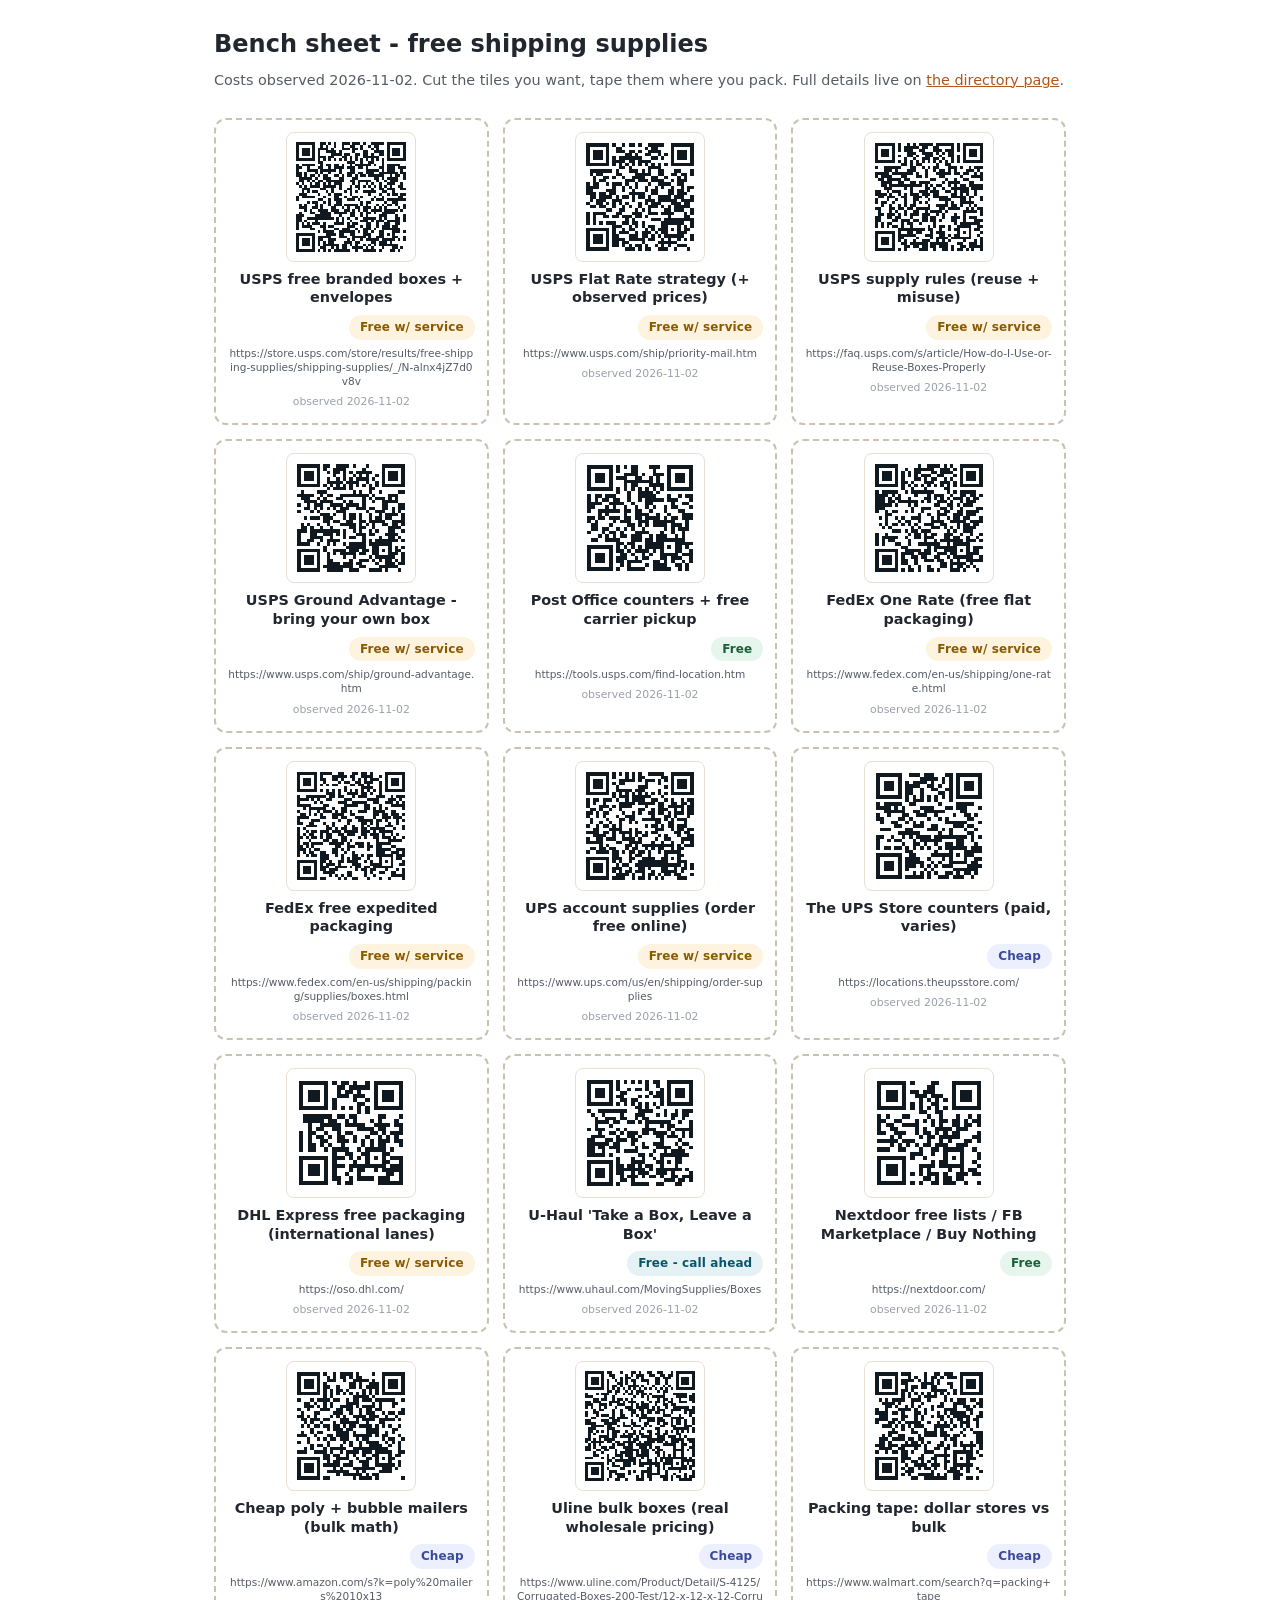
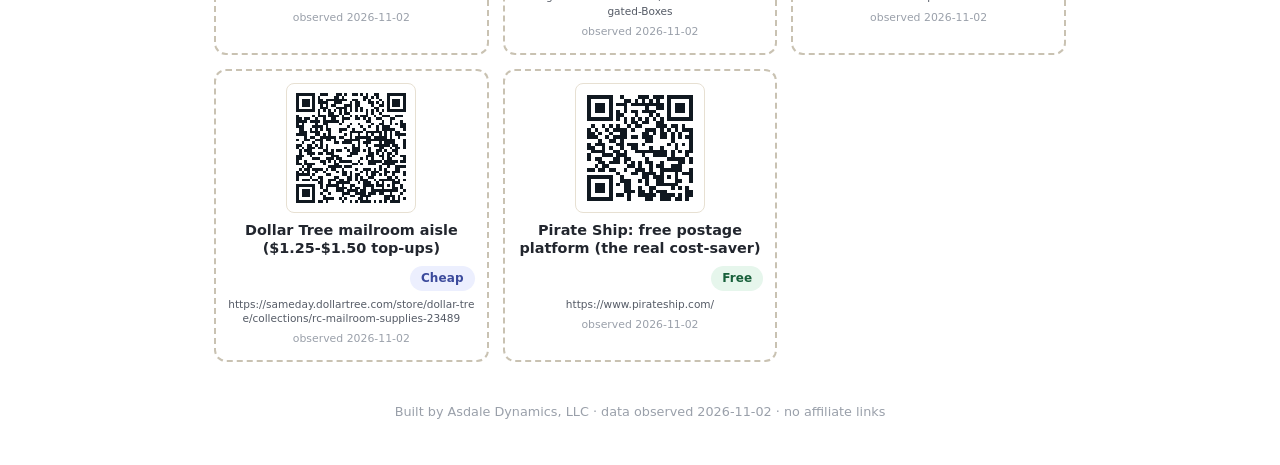
<file: site/print.html>
<!DOCTYPE html>
<html lang="en">
<head>
<meta charset="utf-8">
<meta name="viewport" content="width=device-width, initial-scale=1">
<title>Bench sheet - QR cards for the packing wall</title>
<link rel="stylesheet" href="assets/style.css">
</head>
<body class="print-body">
<header class="print-head">
  <h1>Bench sheet - free shipping supplies</h1>
  <p>Costs observed 2026-11-02. Cut the tiles you want, tape them where you pack.
  Full details live on <a href="index.html">the directory page</a>.</p>
</header>
<main class="print-grid">
<article class="tile"><img class="tile-qr" alt="QR code" src="[data-uri]"><h3 class="tile-name">USPS free branded boxes + envelopes</h3><span class="pill cost-pill cost-service tile-cost">Free w/ service</span><span class="tile-url">https://store.usps.com/store/results/free-shipping-supplies/shipping-supplies/_/N-alnx4jZ7d0v8v</span><span class="tile-observed">observed 2026-11-02</span></article>
<article class="tile"><img class="tile-qr" alt="QR code" src="[data-uri]"><h3 class="tile-name">USPS Flat Rate strategy (+ observed prices)</h3><span class="pill cost-pill cost-service tile-cost">Free w/ service</span><span class="tile-url">https://www.usps.com/ship/priority-mail.htm</span><span class="tile-observed">observed 2026-11-02</span></article>
<article class="tile"><img class="tile-qr" alt="QR code" src="[data-uri]"><h3 class="tile-name">USPS supply rules (reuse + misuse)</h3><span class="pill cost-pill cost-service tile-cost">Free w/ service</span><span class="tile-url">https://faq.usps.com/s/article/How-do-I-Use-or-Reuse-Boxes-Properly</span><span class="tile-observed">observed 2026-11-02</span></article>
<article class="tile"><img class="tile-qr" alt="QR code" src="[data-uri]"><h3 class="tile-name">USPS Ground Advantage - bring your own box</h3><span class="pill cost-pill cost-service tile-cost">Free w/ service</span><span class="tile-url">https://www.usps.com/ship/ground-advantage.htm</span><span class="tile-observed">observed 2026-11-02</span></article>
<article class="tile"><img class="tile-qr" alt="QR code" src="[data-uri]"><h3 class="tile-name">Post Office counters + free carrier pickup</h3><span class="pill cost-pill cost-free tile-cost">Free</span><span class="tile-url">https://tools.usps.com/find-location.htm</span><span class="tile-observed">observed 2026-11-02</span></article>
<article class="tile"><img class="tile-qr" alt="QR code" src="[data-uri]"><h3 class="tile-name">FedEx One Rate (free flat packaging)</h3><span class="pill cost-pill cost-service tile-cost">Free w/ service</span><span class="tile-url">https://www.fedex.com/en-us/shipping/one-rate.html</span><span class="tile-observed">observed 2026-11-02</span></article>
<article class="tile"><img class="tile-qr" alt="QR code" src="[data-uri]"><h3 class="tile-name">FedEx free expedited packaging</h3><span class="pill cost-pill cost-service tile-cost">Free w/ service</span><span class="tile-url">https://www.fedex.com/en-us/shipping/packing/supplies/boxes.html</span><span class="tile-observed">observed 2026-11-02</span></article>
<article class="tile"><img class="tile-qr" alt="QR code" src="[data-uri]"><h3 class="tile-name">UPS account supplies (order free online)</h3><span class="pill cost-pill cost-service tile-cost">Free w/ service</span><span class="tile-url">https://www.ups.com/us/en/shipping/order-supplies</span><span class="tile-observed">observed 2026-11-02</span></article>
<article class="tile"><img class="tile-qr" alt="QR code" src="[data-uri]"><h3 class="tile-name">The UPS Store counters (paid, varies)</h3><span class="pill cost-pill cost-cheap tile-cost">Cheap</span><span class="tile-url">https://locations.theupsstore.com/</span><span class="tile-observed">observed 2026-11-02</span></article>
<article class="tile"><img class="tile-qr" alt="QR code" src="[data-uri]"><h3 class="tile-name">DHL Express free packaging (international lanes)</h3><span class="pill cost-pill cost-service tile-cost">Free w/ service</span><span class="tile-url">https://oso.dhl.com/</span><span class="tile-observed">observed 2026-11-02</span></article>
<article class="tile"><img class="tile-qr" alt="QR code" src="[data-uri]"><h3 class="tile-name">U-Haul &#x27;Take a Box, Leave a Box&#x27;</h3><span class="pill cost-pill cost-call tile-cost">Free - call ahead</span><span class="tile-url">https://www.uhaul.com/MovingSupplies/Boxes</span><span class="tile-observed">observed 2026-11-02</span></article>
<article class="tile"><img class="tile-qr" alt="QR code" src="[data-uri]"><h3 class="tile-name">Nextdoor free lists / FB Marketplace / Buy Nothing</h3><span class="pill cost-pill cost-free tile-cost">Free</span><span class="tile-url">https://nextdoor.com/</span><span class="tile-observed">observed 2026-11-02</span></article>
<article class="tile"><img class="tile-qr" alt="QR code" src="[data-uri]"><h3 class="tile-name">Cheap poly + bubble mailers (bulk math)</h3><span class="pill cost-pill cost-cheap tile-cost">Cheap</span><span class="tile-url">https://www.amazon.com/s?k=poly%20mailers%2010x13</span><span class="tile-observed">observed 2026-11-02</span></article>
<article class="tile"><img class="tile-qr" alt="QR code" src="[data-uri]"><h3 class="tile-name">Uline bulk boxes (real wholesale pricing)</h3><span class="pill cost-pill cost-cheap tile-cost">Cheap</span><span class="tile-url">https://www.uline.com/Product/Detail/S-4125/Corrugated-Boxes-200-Test/12-x-12-x-12-Corrugated-Boxes</span><span class="tile-observed">observed 2026-11-02</span></article>
<article class="tile"><img class="tile-qr" alt="QR code" src="[data-uri]"><h3 class="tile-name">Packing tape: dollar stores vs bulk</h3><span class="pill cost-pill cost-cheap tile-cost">Cheap</span><span class="tile-url">https://www.walmart.com/search?q=packing+tape</span><span class="tile-observed">observed 2026-11-02</span></article>
<article class="tile"><img class="tile-qr" alt="QR code" src="[data-uri]"><h3 class="tile-name">Dollar Tree mailroom aisle ($1.25-$1.50 top-ups)</h3><span class="pill cost-pill cost-cheap tile-cost">Cheap</span><span class="tile-url">https://sameday.dollartree.com/store/dollar-tree/collections/rc-mailroom-supplies-23489</span><span class="tile-observed">observed 2026-11-02</span></article>
<article class="tile"><img class="tile-qr" alt="QR code" src="[data-uri]"><h3 class="tile-name">Pirate Ship: free postage platform (the real cost-saver)</h3><span class="pill cost-pill cost-free tile-cost">Free</span><span class="tile-url">https://www.pirateship.com/</span><span class="tile-observed">observed 2026-11-02</span></article>
</main>
<footer class="print-foot">
  <p>Built by Asdale Dynamics, LLC &middot; data observed 2026-11-02 &middot; no affiliate links</p>
</footer>
</body>
</html>
</file>
<file: site/assets/style.css>
/* Free Shipping Supplies Directory - built by Asdale Dynamics, LLC
   Warm, readable, local-first. No webfonts, no CDNs, no tracking. */

:root {
  --bg: #faf6ef;
  --paper: #ffffff;
  --ink: #22262e;
  --ink-soft: #555b66;
  --line: #e7e0d2;
  --accent: #b0551d;
  --accent-dark: #8f4315;
  --teal: #155e6e;
  --free-bg: #e6f6ec;
  --free-ink: #17603a;
  --service-bg: #fdf3de;
  --service-ink: #8a5a00;
  --call-bg: #e4f2f5;
  --call-ink: #0b5568;
  --cheap-bg: #eceffe;
  --cheap-ink: #3b4a9c;
  --shadow: 0 1px 2px rgba(34, 38, 46, 0.06), 0 6px 18px rgba(34, 38, 46, 0.05);
  --radius: 14px;
}

* { box-sizing: border-box; }

html { scroll-behavior: smooth; }

body {
  margin: 0;
  background: var(--bg);
  color: var(--ink);
  font-family: system-ui, -apple-system, "Segoe UI", Roboto, "Helvetica Neue", Arial, sans-serif;
  font-size: 16px;
  line-height: 1.55;
}

.wrap { max-width: 1080px; margin: 0 auto; padding: 0 20px; }

a { color: var(--accent); text-decoration-thickness: 1px; }
a:hover { color: var(--accent-dark); }

/* ---------------------------------------------------------------- header */

.site-head {
  background: linear-gradient(180deg, #fff9ee 0%, var(--bg) 100%);
  border-bottom: 1px solid var(--line);
  padding: 40px 0 22px;
}

.kicker {
  font-size: 0.72rem;
  letter-spacing: 0.14em;
  color: var(--accent);
  font-weight: 700;
  margin: 0 0 8px;
}

.site-head h1 {
  margin: 0 0 10px;
  font-size: clamp(1.7rem, 4vw, 2.5rem);
  letter-spacing: -0.02em;
}

.tagline { max-width: 46rem; color: var(--ink-soft); margin: 0; }
.tagline strong { color: var(--ink); }

/* ---------------------------------------------------------------- filters */

.filters {
  display: flex;
  flex-wrap: wrap;
  gap: 8px;
  margin-top: 18px;
}

.chip {
  border: 1px solid var(--line);
  background: var(--paper);
  color: var(--ink);
  border-radius: 999px;
  padding: 7px 14px;
  font-size: 0.85rem;
  cursor: pointer;
  font-family: inherit;
  transition: border-color 0.15s ease, background 0.15s ease;
}

.chip span { color: var(--ink-soft); font-size: 0.78rem; margin-left: 4px; }

.chip:hover { border-color: var(--accent); }

.chip-active {
  background: var(--ink);
  border-color: var(--ink);
  color: #fff;
}
.chip-active span { color: #cfd3da; }

.chip-free { border-style: dashed; }

/* ---------------------------------------------------------------- how-to */

.howto {
  display: grid;
  grid-template-columns: repeat(auto-fit, minmax(240px, 1fr));
  gap: 12px;
  margin: 26px 0 34px;
}

.howto-item {
  display: flex;
  gap: 10px;
  align-items: flex-start;
  background: var(--paper);
  border: 1px solid var(--line);
  border-radius: var(--radius);
  padding: 12px 14px;
  box-shadow: var(--shadow);
  font-size: 0.92rem;
  color: var(--ink-soft);
}

.howto-item em { color: var(--ink); font-style: normal; font-weight: 600; }

.howto-n {
  flex: none;
  width: 24px;
  height: 24px;
  border-radius: 50%;
  background: var(--accent);
  color: #fff;
  font-weight: 700;
  font-size: 0.8rem;
  display: inline-flex;
  align-items: center;
  justify-content: center;
}

/* ---------------------------------------------------------------- sections */

.cat-section { margin: 34px 0; }

.cat-section[hidden] { display: none; }

.cat-head {
  display: flex;
  flex-wrap: wrap;
  align-items: baseline;
  gap: 10px;
  border-bottom: 2px solid var(--line);
  padding-bottom: 8px;
  margin-bottom: 18px;
}

.cat-title { margin: 0; font-size: 1.35rem; letter-spacing: -0.01em; }

.cat-count { color: var(--ink-soft); font-size: 0.85rem; }

/* ---------------------------------------------------------------- cards */

.card-grid {
  display: grid;
  grid-template-columns: repeat(auto-fill, minmax(min(100%, 460px), 1fr));
  gap: 16px;
}

.card {
  background: var(--paper);
  border: 1px solid var(--line);
  border-radius: var(--radius);
  box-shadow: var(--shadow);
  padding: 18px;
  display: flex;
  flex-direction: column;
  gap: 10px;
  position: relative;
}

.card[hidden] { display: none; }

.card-top { display: flex; flex-wrap: wrap; gap: 8px; align-items: center; }

.pill {
  display: inline-block;
  border-radius: 999px;
  padding: 3px 11px;
  font-size: 0.75rem;
  font-weight: 700;
  letter-spacing: 0.01em;
}

.cat-pill { background: #f1ece2; color: #6b5433; }

.cost-pill { margin-left: auto; }

.cost-free    { background: var(--free-bg);    color: var(--free-ink); }
.cost-service { background: var(--service-bg); color: var(--service-ink); }
.cost-call    { background: var(--call-bg);    color: var(--call-ink); }
.cost-cheap   { background: var(--cheap-bg);   color: var(--cheap-ink); }

.card-title { margin: 0; font-size: 1.12rem; letter-spacing: -0.01em; }

.gist { margin: 0; color: var(--ink); }

.details { margin: 0; padding-left: 20px; color: var(--ink-soft); font-size: 0.92rem; }
.details li { margin-bottom: 5px; }

.evidence {
  background: #fbf9f3;
  border: 1px dashed var(--line);
  border-radius: 10px;
  padding: 10px 12px;
}

.evidence-title {
  font-size: 0.7rem;
  font-weight: 700;
  letter-spacing: 0.12em;
  text-transform: uppercase;
  color: var(--accent);
  margin-bottom: 6px;
}

.evidence ul { margin: 0; padding-left: 18px; }

.evidence li { font-size: 0.82rem; color: var(--ink-soft); margin-bottom: 4px; }

.claim { color: var(--ink); }

.ev-date { display: block; font-size: 0.76rem; }

.card-foot {
  display: flex;
  flex-wrap: wrap;
  gap: 10px;
  align-items: center;
  margin-top: auto;
  padding-top: 6px;
}

.btn-link {
  background: var(--ink);
  color: #fff;
  border-radius: 999px;
  padding: 7px 16px;
  font-size: 0.88rem;
  font-weight: 600;
  text-decoration: none;
}
.btn-link:hover { background: var(--accent-dark); color: #fff; }

.nolink-hint {
  font-size: 0.8rem;
  color: var(--ink-soft);
  background: var(--bg);
  border: 1px dashed var(--line);
  border-radius: 999px;
  padding: 6px 12px;
}

.verified { font-size: 0.76rem; color: #9aa0aa; margin-left: auto; }

.qr-wrap {
  position: absolute;
  right: 18px;
  bottom: 56px;
  text-align: center;
}

.qr-img {
  display: block;
  background: #fff;
  border: 1px solid var(--line);
  border-radius: 10px;
  padding: 6px;
}

.qr-cap { display: block; font-size: 0.68rem; color: #9aa0aa; margin-top: 3px; }

/* footer */

.site-foot { border-top: 1px solid var(--line); margin-top: 46px; padding: 26px 0 40px; }
.site-foot p { margin: 4px 0; color: var(--ink-soft); font-size: 0.88rem; }
.foot-meta a { color: var(--ink-soft); }

.fineprint {
  background: var(--paper);
  border: 1px solid var(--line);
  border-radius: var(--radius);
  box-shadow: var(--shadow);
  padding: 20px 22px;
  margin-top: 40px;
}

.fineprint h2 { margin: 0 0 10px; font-size: 1.05rem; }
.fineprint ul { margin: 0; padding-left: 20px; color: var(--ink-soft); font-size: 0.92rem; }
.fineprint li { margin-bottom: 6px; }

/* ---------------------------------------------------------------- print page */

.print-body { background: #fff; }

.print-head { padding: 26px 24px 8px; max-width: 900px; margin: 0 auto; }
.print-head h1 { margin: 0 0 6px; font-size: 1.5rem; }
.print-head p { color: var(--ink-soft); margin: 0; font-size: 0.9rem; }

.print-grid {
  max-width: 900px;
  margin: 18px auto 40px;
  padding: 0 24px;
  display: grid;
  grid-template-columns: repeat(3, 1fr);
  gap: 14px;
}

.tile {
  border: 2px dashed #c9c2b2;
  border-radius: 12px;
  padding: 12px;
  text-align: center;
  display: flex;
  flex-direction: column;
  align-items: center;
  gap: 6px;
  break-inside: avoid;
  page-break-inside: avoid;
}

.tile-qr { width: 130px; height: 130px; padding: 4px; border: 1px solid var(--line); border-radius: 8px; background: #fff; }

.tile-name { font-size: 0.9rem; margin: 2px 0 0; line-height: 1.3; }

.tile-cost { margin-top: 2px; }

.tile-url {
  font-size: 0.66rem;
  color: var(--ink-soft);
  word-break: break-all;
  line-height: 1.35;
}

.tile-observed { font-size: 0.68rem; color: #9aa0aa; }

.print-foot { text-align: center; color: #9aa0aa; font-size: 0.8rem; padding-bottom: 30px; }

@media print {
  .print-grid { grid-template-columns: repeat(3, 1fr); }
  .print-head { padding-top: 0; }
  body { background: #fff; }
  a { color: inherit; }
}

/* ---------------------------------------------------------------- responsive */

@media (max-width: 640px) {
  .qr-wrap { position: static; margin-top: 4px; align-self: flex-end; }
  .verified { margin-left: 0; }
  .cost-pill { margin-left: 0; }
  .card-top { gap: 6px; }
  .print-grid { grid-template-columns: repeat(2, 1fr); }
}
</file>
